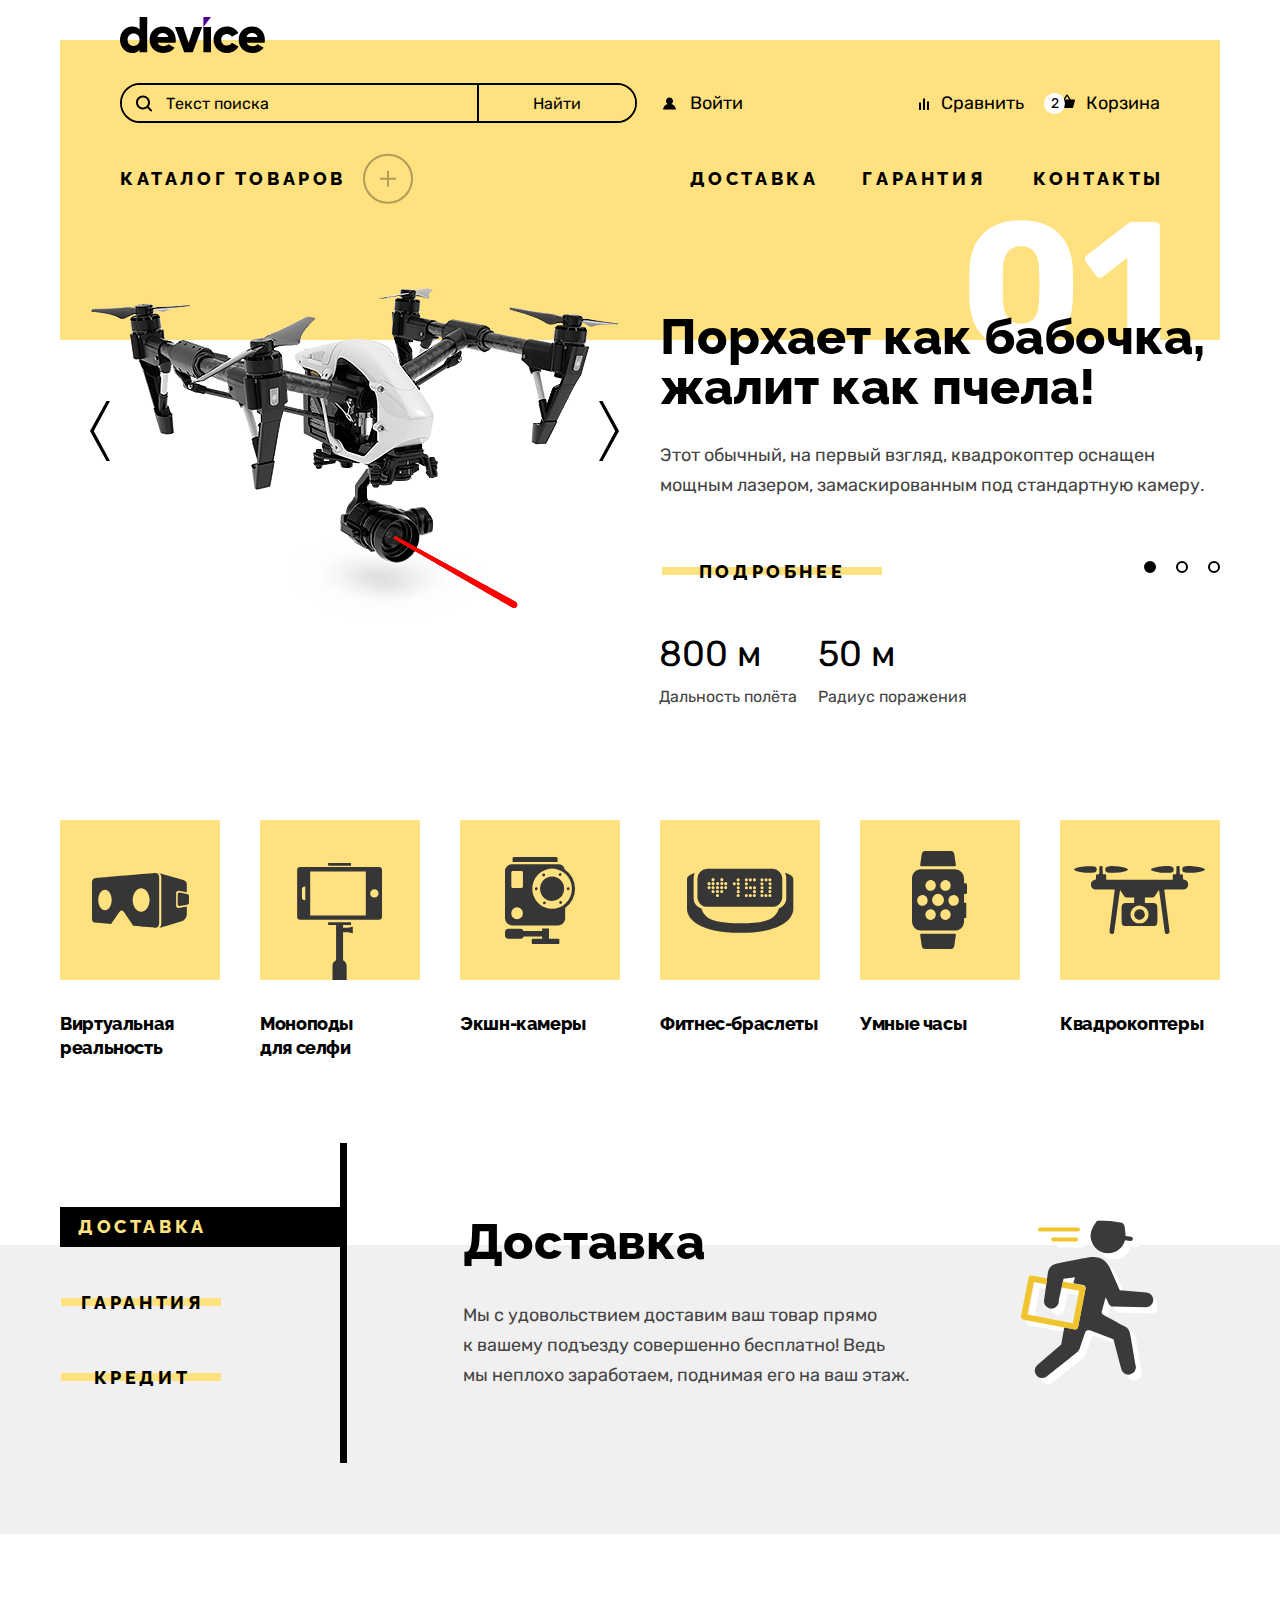
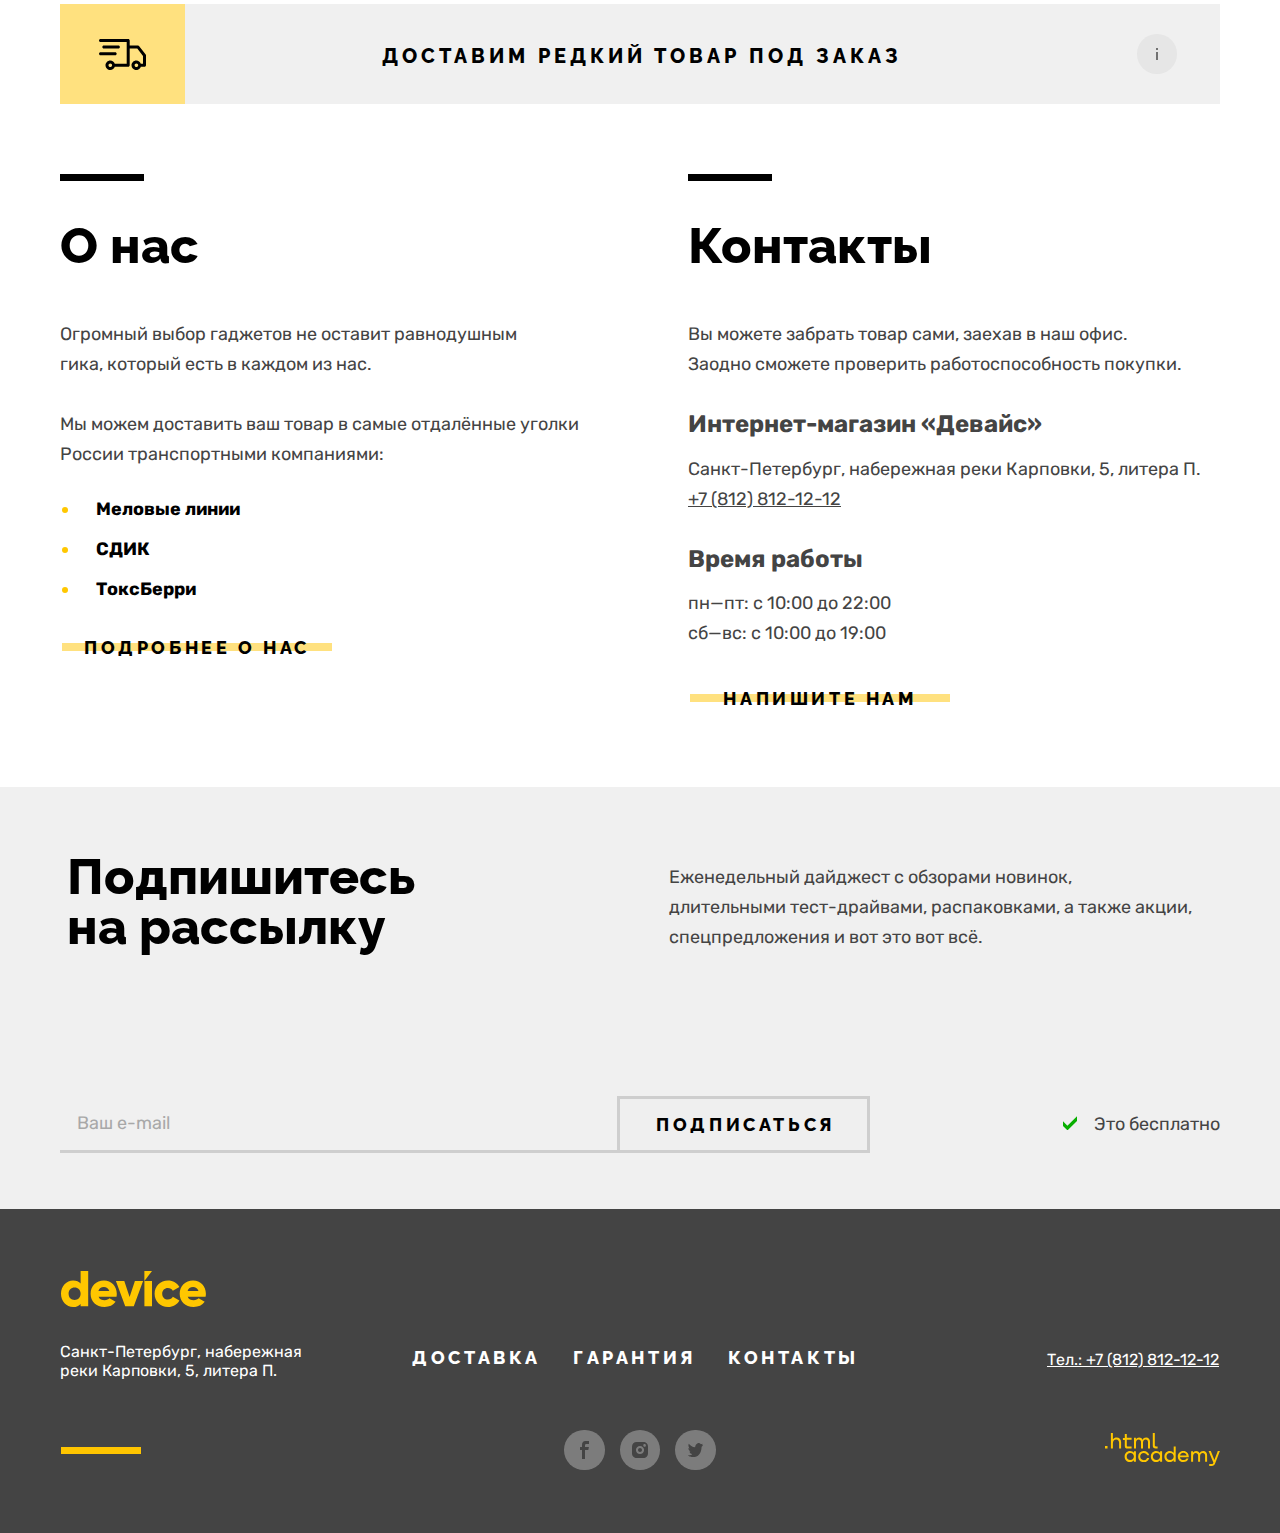
<file: index.html>
<!DOCTYPE html>
<html lang="ru">

<head>
	<meta charset="utf-8">
	<title>HTML Academy: Девайс</title>
	<link rel="stylesheet" href="styles/style.css">
</head>

<body>

	<!-- Начало хедера -->

	<header class="page-header">
		<div class="page-header-container">
			<h2 class="visually-hidden">Навигация</h2>
			<a class="logo" href="/">
				<img src="images/logo.svg" width="145" height="36" alt="Логотип сайта Device">
			</a>
			<div class="upper-menu">
				<form action="https://echo.htmlacademy.ru/courses" method="GET" class="search">
					<div class="search-first-field" tabindex="0">
						<label for="search-site" class="search-icon"></label>
						<input type="search" name="sitesearch" id="search-site" placeholder="Текст поиска" tabindex="1">
					</div>
					<div class="search-second-field-wrapper" tabindex="0"><input class="search-second-field" type="submit" value="Найти" tabindex="1"></div>
				</form>
				<ul class="user-menu">
					<li class="navigation-item">
						<a href="#" class="navigation-link">Войти</a>
					</li>
					<li class="navigation-item">
						<a href="#" class="navigation-link">Сравнить</a>
					</li>
					<li class="navigation-item">
						<a href="#" class="navigation-link">Корзина</a>
						<div class="popover popover-cart">
							<div class="popover-content">
								<ul class="cart-items-list">
									<li class="cart-item">
										<a class="cart-image-link" href="#"><img class="cart-item-image"
												src="content/amateur-selfie-stick.jpg" alt="Любительская селфи палка" width="39"
												height="43"></a>
										<p class="cart-item-name">Любительская <br> селфи-палка</p>
										<button class="cart-item-close" type="button"><span class="visually-hidden">Удалить из
												корзины</span></button>
									</li>
									<li class="cart-item">
										<a class="cart-image-link" href="#"><img class="cart-item-image"
												src="content/professional-selfie-stick.jpg" alt="Любительская селфи палка" width="39"
												height="43"></a>
										<p class="cart-item-name">Профессиональная <br> селфи-палка</p>
										<button class="cart-item-close" type="button"><span class="visually-hidden">Удалить из
												корзины</span></button>
									</li>
								</ul>
								<ul class="cart-total">
									<li class="cart-total-items">Товаров: 2</li>
									<li class="cart-total-price">Сумма: 2000 ₽</li>
								</ul>
								<button class="cart-open-button" type="button">Открыть корзину</button>
							</div>
						</div>
					</li>
				</ul>
			</div>
			<nav class="navigation">
				<ul class="navigation-main">
					<li class="navigation-catalog-group">
						<a href="catalog.html" class="navigation-catalog-link-main">Каталог товаров</a>
						<ul class="navigation-catalog">
							<li class="catalog-nav-item">
								<a href="catalog.html" class="navigation-catalog-link">Виртуальная реальность</a>
							</li>
							<li class="catalog-nav-item">
								<a href="catalog.html" class="navigation-catalog-link">Моноподы для селфи</a>
							</li>
							<li class="catalog-nav-item">
								<a href="catalog.html" class="navigation-catalog-link">Экшн-камеры</a>
							</li>
							<li class="catalog-nav-item">
								<a href="catalog.html" class="navigation-catalog-link">Фитнес-браслеты</a>
							</li>
							<li class="catalog-nav-item">
								<a href="catalog.html" class="navigation-catalog-link">Умные часы</a>
							</li>
							<li class="catalog-nav-item">
								<a href="catalog.html" class="navigation-catalog-link">Квадрокоптеры</a>
							</li>
						</ul>
					</li>
					<li class="navigation-item nav-delivery">
						<a href="delivery.html" class="navigation-link">Доставка</a>
					</li>
					<li class="navigation-item nav-warranty">
						<a href="garanty.html" class="navigation-link">Гарантия</a>
					</li>
					<li class="navigation-item nav-contacts">
						<a href="contact.html" class="navigation-link">Контакты</a>
					</li>
				</ul>
			</nav>
		</div>
	</header>

	<!-- Конец хедера -->

	<main class="main-index">
		<div class="page-container">
			<h1 class="visually-hidden">Интернет-магазин «Девайс»</h1>

			<!-- Начало слайдера -->

			<section class="slider">
				<div class="container">
					<div class="slider-wrapper">
						<div class="slide-1">
							<img class="slider-image slider-image-1" src="content/slider-quadrocopter.png" width="560" height="560"
								alt="Квадрокоптер">
							<div class="slider-controls">
								<button class="slider-button slider-prev" type="button">
									<span class="visually-hidden">Предыдущее фото</span>
								</button>
								<button class="slider-button slider-next" type="button">
									<span class="visually-hidden">Следующее фото</span>
								</button>
							</div>
							<div class="slider-content-wrapper">
								<p class="slider-name"><strong>Порхает как бабочка, жалит как пчела!</strong></p>
								<p class="slider-description">Этот обычный, на первый взгляд, квадрокоптер оснащен мощным лазером,
									замаскированным под стандартную камеру.</p>
								<a class="more-info-button" href="#">Подробнее</a>
								<table class="slider-advantages">
									<tr>
										<td class="slider-advantages-top">800 м</td>
										<td class="slider-advantages-top">50 м</td>
									</tr>
									<tr>
										<td class="slider-advantages-bottom">Дальность полёта</td>
										<td class="slider-advantages-bottom">Радиус поражения</td>
									</tr>
								</table>
							</div>
						</div>

						<div class="slide-2">
							<button class="slider-button slider-prev" type="button">
								<span class="visually-hidden">Предыдущее фото</span>
							</button>
							<img class="slider-image-2" src="content/slider-smarth-watch.png" alt="Фитнес-браслет">
							<button class="slider-button slider-next" type="button">
								<span class="visually-hidden">Следующее фото</span>
							</button>
							<p class="slider-name"><strong>Худеем <br> правильно!</strong></p>
							<p class="slider-description">Мотивирующие фитнес-браслеты помогут найти в себе силы не пропускать занятия
								и
								соблюдать диету.</p>
							<a class="slider-button" href="#">Подробнее</a>
							<table class="slider-advantages">
								<tr>
									<td class="slider-advantages-top">48 часов</td>
								</tr>
								<tr>
									<td class="slider-advantages-bottom">Без подзарядки</td>
								</tr>
							</table>
						</div>

						<div class="slide-3">
							<button class="slider-button slider-prev" type="button">
								<span class="visually-hidden">Предыдущее фото</span>
							</button>
							<img class="slider-image-3" src="content/slider-selfie-stick.png" alt="Селфи-палка">
							<button class="slider-button slider-next" type="button">
								<span class="visually-hidden">Следующее фото</span>
							</button>
							<p class="slider-name"><strong>Делай селфи, <br> как Бен Стиллер!</strong></p>
							<p class="slider-description">Самая длинная палка для селфи доступна в нашем магазине. Восемь (Восемь,
								Карл!)
								метров длиной и весом всего 5 кг.</p>
							<a class="slider-button" href="#">Подробнее</a>
							<table class="slider-advantages">
								<tr>
									<td class="slider-advantages-top">8,5 м</td>
									<td class="slider-advantages-top">5 кг</td>
									<td class="slider-advantages-top">Карбон</td>
								</tr>
								<tr>
									<td class="slider-advantages-bottom">Длина палки</td>
									<td class="slider-advantages-bottom">Вес палки</td>
									<td class="slider-advantages-bottom">Материал</td>
								</tr>
							</table>
						</div>
					</div>
				</div>

				<div class="container">
					<ol class="slider-pagination">
						<li class="slider-pagination-item">
							<button class="slider-pagination-button slider-pagination-button-current" type="button">
								<span class="visually-hidden">1 фото</span>
							</button>
						</li>
						<li class="slider-pagination-item">
							<button class="slider-pagination-button" type="button">
								<span class="visually-hidden">2 фото</span>
							</button>
						</li>
						<li class="slider-pagination-item">
							<button class="slider-pagination-button" type="button">
								<span class="visually-hidden">3 фото</span>
							</button>
						</li>
					</ol>
				</div>
			</section>

			<!-- Конец слайдера -->

			<!-- Начало списка категорий каталога -->

			<section class="products">
				<h2 class="visually-hidden">Категории</h2>
				<div class="container">
					<ul class="products-list">
						<li class="products-item">
							<a class="products-item-link" href="#">
								<div class="product-img-wrapper">
									<img class="products-item-img" src="/images/virtual-reality.svg" alt="Виртуальная реальность"
										width="97" height="55">
								</div>
								<p class="products-item-name">Виртуальная реальность</p>
							</a>
						</li>
						<li class="products-item">
							<a class="products-item-link" href="#">
								<div class="product-img-wrapper">
									<img class="products-item-img monopods-img" src="/images/monopods-for-selfie.svg"
										alt="Моноподы для селфи" width="86" height="117">
								</div>
								<p class="products-item-name">Моноподы<br>для селфи</p>
							</a>
						</li>
						<li class="products-item">
							<a class="products-item-link" href="#">
								<div class="product-img-wrapper">
									<img class="products-item-img" src="/images/action-camera.svg" alt="Экшн-камеры" width="71"
										height="87">
								</div>
								<p class="products-item-name">Экшн-камеры</p>
							</a>
						</li>
						<li class="products-item">
							<a class="products-item-link" href="#">
								<div class="product-img-wrapper">
									<img class="products-item-img" src="/images/fintes-bracelets.svg" alt="Фитнес-браслеты" width="107"
										height="65">
								</div>
								<p class="products-item-name">Фитнес-браслеты</p>
							</a>
						</li>
						<li class="products-item">
							<a class="products-item-link" href="#">
								<div class="product-img-wrapper">
									<img class="products-item-img" src="/images/smart-watch.svg" alt="Умные часы" width="56" height="98">
								</div>
								<p class="products-item-name">Умные часы</p>
							</a>
						</li>
						<li class="products-item">
							<a class="products-item-link" href="#">
								<div class="product-img-wrapper">
									<img class="products-item-img" src="/images/quadrocopters.svg" alt="Квадрокоптеры" width="132"
										height="69">
								</div>
								<p class="products-item-name">Квадрокоптеры</p>
							</a>
						</li>
					</ul>
				</div>
			</section>

			<!-- Конец списка категорий каталога -->

			<!-- Начало табов со списком услуг  -->

			<section class="services">
				<div class="container">
					<h2 class="visually-hidden">Сервисы</h2>
					<div class="services-wrapper">
						<ul class="services-tabs">
							<li class="services-tab-item-current">
								<a class="services-tab-item-link" tabindex="0">Доставка</a>
							</li>
							<li class="services-tab-item">
								<a class="services-tab-item-link" tabindex="0">Гарантия</a>
							</li>
							<li class="services-tab-item">
								<a class="services-tab-item-link" tabindex="0">Кредит</a>
							</li>
						</ul>
						<ul class="services-tabs-content">
							<li class="services-tab-content">
								<h3 class="services-content-title">Доставка</h3>
								<p class="services-content-description">
									Мы с удовольствием доставим ваш товар прямо <br>
									к вашему подъезду совершенно бесплатно! Ведь<br>
									мы неплохо заработаем, поднимая его на ваш этаж.
								</p>
								<span class="services-content-image"></span>
							</li>
							<li class="services-tab-content">
								<h3 class="services-content-title">Гарантия</h3>
								<p class="services-content-description">
									Если из-за возгорания купленного у нас товара у вас<br>
									сгорит дом — не переживайте, мы выдадим вам новый.<br>
									Товар, не дом, конечно же.
								</p>
								<span class="services-content-image"></span>
							</li>
							<li class="services-tab-content">
								<h3 class="services-content-title">Кредит</h3>
								<p class="services-content-description">
									Залезть в долговую яму стало проще! Кредитные<br>
									консультанты подберут для вас наиболее выгодные<br>
									условия кредита. Выгодные для банка, разумеется.
								</p>
								<span class="services-content-image"></span>
							</li>
						</ul>
					</div>
				</div>
			</section>

			<!-- Конец табов со списком услуг -->

			<!-- Начало секции о компании -->

			<div class="container">
				<section class="company">
					<h2 class="visually-hidden">О компании</h2>
					<header class="company-header">
						<div class="company-header-icon-wrapper"></div>
						<div class="company-header-icon">
						</div>
						<strong class="company-header-title">Доставим редкий товар под заказ</strong>
						<div class="company-info-button">
							<svg class="info-button" width="2" height="12" viewBox="0 0 2 12" fill="none"
								xmlns="http://www.w3.org/2000/svg">
								<g>
									<path d="M2 0H0V2H2V0Z" fill="black" />
									<path d="M2 4H0V12H2V4Z" fill="black" />
								</g>
							</svg>
						</div>
					</header>
					<div class="company-wrapper">
						<div class="company-about">
							<div class="company-decoration-line"></div>
							<h3 class="company-about-title">О нас</h3>
							<p class="company-about-description-1">Огромный выбор гаджетов не оставит равнодушным<br>гика, который
								есть
								в каждом из нас.</p>
							<p class="company-about-description-2">Мы можем доставить ваш товар в самые отдалённые уголки России
								транспортными компаниями:</p>
							<ul class="company-about-delivery">
								<li class="company-about-delivery-item">
									<span class="company-about-delivery-item-text">Меловые линии</span>
								</li>
								<li class="company-about-delivery-item"><span class="company-about-delivery-item-text">СДИК</span></li>
								<li class="company-about-delivery-item"><span class="company-about-delivery-item-text">ТоксБерри</span>
								</li>
							</ul>
							<a class="company-about-button" href="#">Подробнее о нас</a>
						</div>
						<div class="company-contacts">
							<div class="company-decoration-line"></div>
							<h3 class="company-contacts-title">Контакты</h3>
							<p class="company-contacts-description">Вы можете забрать товар сами, заехав в наш офис.</p>
							<p class="company-contacts-description">
								Заодно сможете проверить работоспособность покупки.</p>
							<h3 class="company-contacts-companyname">Интернет-магазин «Девайс»</h3>
							<address class="company-adress">
								<p class="contacts-adress-text">Санкт-Петербург, набережная реки Карповки, 5, литера П.</p>
								<a class="contacts-phone" href="tel:+78128121212">+7 (812) 812-12-12</a>
							</address>
							<p class="contacts-worktime"><strong>Время работы</strong></p>
							<ul class="contacts-schedule">
								<li>пн—пт: с 10:00 до 22:00</li>
								<li>сб—вс: с 10:00 до 19:00</li>
							</ul>
							<a class="company-contacts-button" href="#">Напишите нам</a>
						</div>
					</div>
				</section>
			</div>

			<!-- Конец секции о компании -->

			<!-- Начало секции с рассылкой -->

			<section class="mailing">
				<div class="mailing-wrapper">
					<h2 class="visually-hidden">Рассылка</h2>
					<h3 class="mailing-title">Подпишитесь
						<br>
						на рассылку
					</h3>
					<p class="mailing-text">Еженедельный дайджест с обзорами новинок,
						<br>
						длительными тест-драйвами, распаковками, а также акции,
						<br>
						спецпредложения и вот это вот всё.
					</p>
					<div class="mailing-lower-section">
						<form action="https://echo.htmlacademy.ru/courses" method="GET" class="mailing-subscription">
							<input class="mailing-email-feild" type="email" placeholder="Ваш e-mail">
							<input class="mailing-subscription-button" type="submit" value="Подписаться">
						</form>
						<span class="mailing-free">Это бесплатно</span>
					</div>
				</div>
			</section>
		</div>

		<!-- Конец секции с рассылкой -->

	</main>

	<!-- Начало футера -->

	<footer class="page-footer">
		<h2 class="visually-hidden">Подвал сайта</h2>
		<div class="container">
			<div class="footer-logo-wrapper">
				<svg class="footer-logo" aria-hidden="true" focusable="false" width="145" height="36"
					xmlns="http://www.w3.org/2000/svg">
					<path fill-rule="evenodd" clip-rule="evenodd"
						d="M27.2 0v35.3h-7.6v-2.4c-1.7 1.9-4.1 3.1-7.5 3.1C5.5 36 0 30.2 0 22.7 0 15.2 5.5 9.4 12.1 9.4c3.4 0 5.9 1.2 7.5 3.1V0h7.6Zm-7.6 22.7c0-3.8-2.5-6.2-6-6.2s-6 2.4-6 6.2c0 3.8 2.5 6.2 6 6.2 3.5-.1 6-2.4 6-6.2ZM43.7 29.2c2.1 0 3.8-.8 4.8-1.9l6.1 3.5c-2.5 3.4-6.2 5.2-11 5.2-8.6 0-14-5.8-14-13.3C29.6 15.2 35 9.4 43 9.4c7.4 0 12.8 5.7 12.8 13.3 0 1.1-.1 2.1-.3 3H37.6c1 2.6 3.3 3.5 6.1 3.5Zm4.6-9.1c-.8-2.9-3.1-4-5.4-4-2.9 0-4.8 1.4-5.5 4h10.9ZM82.1 10.1l-9.3 25.2h-8.6l-9.3-25.2h8.4l5.3 16 5.3-16h8.2ZM83.4 10.1H91v25.2h-7.6V10.1ZM93.6 22.7c0-7.5 5.7-13.3 13.4-13.3 4.9 0 9.2 2.6 11.4 6.5l-6.6 3.8c-.9-1.8-2.7-2.8-4.9-2.8-3.3 0-5.7 2.4-5.7 5.8 0 3.5 2.4 5.8 5.7 5.8 2.2 0 4.1-1.1 4.9-2.8l6.6 3.8C116.3 33.4 112 36 107 36c-7.7 0-13.4-5.8-13.4-13.3ZM132.8 29.2c2.1 0 3.8-.8 4.8-1.9l6.1 3.5c-2.5 3.4-6.2 5.2-11 5.2-8.6 0-14-5.8-14-13.3 0-7.5 5.5-13.3 13.4-13.3 7.4 0 12.8 5.7 12.8 13.3 0 1.1-.1 2.1-.3 3h-17.9c1 2.6 3.3 3.5 6.1 3.5Zm4.7-9.1c-.8-2.9-3.1-4-5.4-4-2.9 0-4.8 1.4-5.5 4h10.9Z" />
					<path fill-rule="evenodd" clip-rule="evenodd" d="M83.4 0v10.1L91 0h-7.6Z" />
				</svg>
			</div>
			<div class="page-footer-wrapper">
				<section class="footer-left-section">
					<address class="footer-adress">
						<p class="footer-address-text">Санкт-Петербург, набережная
							<br>
							реки Карповки, 5, литера П.
						</p>
					</address>
				</section>
				<section class="footer-contacts">
					<ul class="footer-contacts-list">
						<li class="footer-contacts-item">
							<a class="footer-contacts-link" href="#">Доставка</a>
						</li>
						<li class="footer-contacts-item">
							<a class="footer-contacts-link" href="#">Гарантия</a>
						</li>
						<li class="footer-contacts-item">
							<a class="footer-contacts-link" href="#">Контакты</a>
						</li>
					</ul>
				</section>
				<a class="footer-contacts-phone" href="tel:+78005558628">Тел.: +7 (812) 812-12-12</a>
			</div>
			<div class="footer-social-lower-section">
				<div class="footer-decorative-wrapper">
					<div class="footer-decorative">
					</div>
				</div>
				<section class="footer-social">
					<h2 class="visually-hidden">Ссылки на социальные сети</h2>
					<ul>
						<li class="footer-social-item">
							<a class="footer-button" href="https://www.facebook.com/htmlacademy">
								<div class="footer-icon-wrapper">
									<svg class="facebook-icon" aria-hidden="true" focusable="false" width="9" height="18"
										viewBox="0 0 9 18" xmlns="http://www.w3.org/2000/svg">
										<path fill-rule="evenodd" clip-rule="evenodd"
											d="M6.5 3H9V0H5.6C2.8 0 2 1.7 2 4.2V6H0V9H2V18H5V9H8.3L8.9 6H5V4.5C5 3.7 5.3 3 6.5 3Z" />
									</svg>
								</div>
							</a>
						</li>
						<li class="footer-social-item">
							<a class="footer-button" href="https://www.instagram.com/htmlacademy">
								<div class="footer-icon-wrapper">
									<svg class="instagram-icon" width="16" height="16" aria-hidden="true" focusable="false"
										viewBox="0 0 16 16" xmlns="http://www.w3.org/2000/svg">
										<path fill-rule="evenodd" clip-rule="evenodd"
											d="M8 10C9.10457 10 10 9.10457 10 8C10 6.89543 9.10457 6 8 6C6.89543 6 6 6.89543 6 8C6 9.10457 6.89543 10 8 10Z" />
										<path fill-rule="evenodd" clip-rule="evenodd"
											d="M14.7 1.3C13.8 0.4 12.7 0 11.3 0H4.7C1.9 0 0 1.9 0 4.7V11.3C0 12.7 0.4 13.9 1.4 14.7C2.3 15.6 3.4 16 4.7 16H11.3C12.7 16 13.9 15.6 14.7 14.7C15.5 13.8 16 12.7 16 11.3V4.7C16 3.3 15.6 2.1 14.7 1.3ZM8 12.1C5.8 12.1 3.9 10.3 3.9 8C3.9 5.7 5.8 3.9 8 3.9C10.2 3.9 12.1 5.7 12.1 8C12.1 10.3 10.2 12.1 8 12.1ZM12.6 4.7C11.9 4.7 11.3 4.2 11.3 3.4C11.3 2.6 11.8 2.1 12.6 2.1C13.3 2.1 13.9 2.7 13.9 3.4C13.9 4.1 13.3 4.7 12.6 4.7Z" />
									</svg>
								</div>
							</a>
						</li>
						<li class="footer-social-item">
							<a class="footer-button" href="https://twitter.com/htmlacademy_ru">
								<div class="footer-icon-wrapper">
									<svg class="twitter-icon" aria-hidden="true" focusable="false" width="15" height="15"
										viewBox="0 0 15 15" xmlns="http://www.w3.org/2000/svg">
										<path fill-rule="evenodd" clip-rule="evenodd"
											d="M9.7 0.155143C11.2 -0.344857 12.3 0.455143 12.9 1.25514C13.4 1.05514 14 0.855143 14.6 0.655143C14.6 1.45514 14.1 2.05514 13.8 2.25514C14.5 2.45514 15 1.85514 15 1.85514C14.9 2.75514 14.1 3.55514 13.6 3.75514C13.4 10.0551 10.8 14.1551 4.7 14.0551C4.2 14.0551 4.8 14.0551 4.3 14.0551C4 14.0551 0.6 13.6551 0 12.2551C2 12.4551 3.4 11.8551 4.1 11.1551C3.3 10.8551 1.7 10.7551 1.5 8.35514C1.8 8.55514 2 8.65514 2.6 8.55514C1.5 7.75514 0.3 7.05514 0.4 5.05514C0.7 5.35514 1.3 5.55514 1.6 5.45514C1 5.25514 -0.2 2.35514 0.8 0.855143C2.4 2.55514 4.1 4.25514 7.1 4.35514C7.3 2.25514 8.1 0.855143 9.7 0.155143Z" />
									</svg>
								</div>
							</a>
						</li>
					</ul>
				</section>
				<section class="footer-right-section">
					<a class="htmlacademy-link" href="https://htmlacademy.ru/">
						<svg class="htmlacademy-footer-logo" aria-hidden="true" focusable="false" width="115" height="33"
							xmlns="http://www.w3.org/2000/svg">
							<path
								d="M0 12.9v2.6h2.5v-2.6H0ZM11.6 4.5c-1.6 0-2.8.7-3.6 1.7h-.1V0h-2v15.5h2v-5.3c0-2.1 1.3-3.6 3.3-3.6 1.8 0 2.9 1.4 2.9 3.2v5.7h2V9.4c.1-3-1.8-4.9-4.5-4.9ZM26.6 4.8h-4.8V1.1h-2v3.8h-1.9v2h1.9v6c0 1.7 1 2.7 2.7 2.7h4.1v-2h-3.7c-.7 0-1.1-.4-1.1-1.1V6.8h4.8v-2ZM41.1 4.6c-1.6 0-2.9.8-3.5 2.1h-.1c-.6-1.2-1.8-2.1-3.4-2.1-1.4 0-2.5.8-3.1 1.8h-.1V4.8H29v10.6h2V10c0-2 1-3.5 2.6-3.5 1.5 0 2.4 1 2.4 2.6v6.3h2V9.8c0-2.4 1.4-3.3 2.6-3.3 1.5 0 2.4 1 2.4 2.6v6.3h2V8.9c.1-2.5-1.4-4.3-3.9-4.3ZM47.8 12.7c0 1.7 1 2.7 2.8 2.7h2v-2h-1.7c-.7 0-1.1-.4-1.1-1.1V0h-2v12.7ZM28.9 19.7c-.9-1.1-2.2-1.8-3.9-1.8-3.1 0-5.4 2.3-5.4 5.6s2.3 5.6 5.4 5.6c1.8 0 3-.8 3.8-1.9h.1v1.6h2V18.2h-2v1.5Zm-3.6 7.4c-2.2 0-3.6-1.6-3.6-3.6s1.4-3.6 3.6-3.6 3.6 1.6 3.6 3.6c0 1.9-1.4 3.6-3.6 3.6ZM44.2 22c-.5-2.4-2.6-4.1-5.4-4.1a5.4 5.4 0 0 0-5.6 5.6c0 3.1 2.2 5.6 5.6 5.6 2.8 0 4.9-1.8 5.4-4.2h-2.1a3.4 3.4 0 0 1-3.3 2.3c-2.2 0-3.6-1.6-3.6-3.6s1.4-3.6 3.6-3.6c1.6 0 2.8 1 3.3 2.2h2.1V22ZM55.1 19.7c-.9-1.1-2.2-1.8-3.9-1.8-3.1 0-5.4 2.3-5.4 5.6s2.3 5.6 5.4 5.6c1.8 0 3-.8 3.8-1.9h.1v1.6h2V18.2h-2v1.5Zm-3.6 7.4c-2.2 0-3.6-1.6-3.6-3.6s1.4-3.6 3.6-3.6 3.6 1.6 3.6 3.6c0 1.9-1.5 3.6-3.6 3.6ZM68.7 19.8c-.9-1.1-2.2-1.9-3.9-1.9-3.1 0-5.4 2.3-5.4 5.6s2.2 5.6 5.4 5.6c1.7 0 3-.8 3.8-1.8h.1v1.5h2V13.4h-2v6.4Zm-3.6 7.3c-2.2 0-3.6-1.6-3.6-3.6s1.4-3.6 3.6-3.6 3.6 1.6 3.6 3.6c-.1 2-1.5 3.6-3.6 3.6ZM78.3 17.9c-3.3 0-5.5 2.5-5.5 5.6 0 3 2.1 5.6 5.5 5.6 2.5 0 4.5-1.3 5.2-3.6h-2.1c-.5 1-1.6 1.6-3 1.6-1.9 0-3.3-1.3-3.4-2.9h8.8c.2-3.6-2-6.3-5.5-6.3Zm0 1.9c1.7 0 3 1 3.3 2.6h-6.5c.3-1.5 1.5-2.6 3.2-2.6ZM98.2 17.9c-1.6 0-2.9.8-3.6 2h-.1c-.6-1.2-1.8-2-3.4-2-1.4 0-2.5.7-3.1 1.8v-1.5h-1.9v10.6h2v-5.4c0-2 1-3.4 2.6-3.5 1.5 0 2.4 1 2.4 2.6v6.3h2v-5.6c0-2.4 1.4-3.3 2.6-3.3 1.5 0 2.4 1 2.4 2.6v6.3h2v-6.5c.1-2.6-1.4-4.4-3.9-4.4ZM109.4 27l-3.6-8.9h-2.2l4.8 11.6c-.3.9-.7 1.2-1.7 1.2h-2.5v2h2.5c1.8 0 2.8-.8 3.5-2.6l4.7-12.2h-2.1l-3.4 8.9Z" />
						</svg>
					</a>
				</section>
			</div>
		</div>
	</footer>

	<!-- Конец футера -->

	<div class="modal-container modal-container-close">
		<div class="modal modal-auth">
			<section class="modal-content">
				<div class="modal-title-wrapper">
					<h2 class="modal-title">Доставка под заказ</h2>
					<button class="modal-close-button" type="button">
						<span class="visually-hidden">Закрыть</span>
					</button>
				</div>
				<form class="auth-form" action="https://echo.htmlacademy.ru/" method="post">
					<div class="form-first-row">
						<label for="auth-name">Ваше имя:
							<span class="field-group">
								<input class="auth-name-field field" type="text" id="auth-name" name="auth-name"
									placeholder="Введите имя">
							</span>
						</label>
						<label class="auth-email" for="auth-email">Ваш e-mail:
							<span class="field-group">
								<input class="auth-email-field field" type="email" id="auth-email" name="auth-email"
									placeholder="почта">
							</span>
							<span class="email-field-error">Забавный у вас адрес</span>
						</label>
					</div>

					<div class="form-second-row">
						<label for="auth-delivery">Что нужно привезти:
							<span class="field-group">
								<input class="auth-delivery-field field" type="text" id="auth-delivery" name="auth-delivery"
									placeholder="В свободной форме">
							</span>
						</label>
						<span class="auth-quantity-wrapper">
							<label class="auth-quantity-wrapper" for="auth-quantity">Количество:
								<span class="tooltip">
									<button class="tooltip-toggle" aria-labelledby="tooltip-label" type="button" id="auth-quantity">
										<svg class="tooltip-icon" width="26" height="26" viewBox="0 0 26 26" fill="none"
											xmlns="http://www.w3.org/2000/svg">
											<circle cx="13" cy="13" r="13" fill="#FFE17F" />
											<path d="M14 7H12V9H14V7Z" fill="black" />
											<path d="M14 11H12V19H14V11Z" fill="black" />
										</svg>
									</button>
									<span class="tooltip-text" role="tooltip" id="tooltip-label">Постараемся найти, сколько нужно.
										Привезём сколько получится по требованиям к провозу багажа.</span>
								</span>
							</label>
							<span class="field-group quantity-buttons-wrapper">
								<button class="quantity-minus-button" type="button">
									<svg class="minus-icon" width="16" height="2" viewBox="0 0 16 2" xmlns="http://www.w3.org/2000/svg">
										<path d="M16 0H0V2H16V0Z" />
									</svg>
								</button>
								<input class="quantity-number" type="number" id="auth-number" name="auth-number" placeholder="1">
								<button class="quantity-plus-button" type="button">
									<svg class="plus-icon" width="16" height="16" viewBox="0 0 16 16" xmlns="http://www.w3.org/2000/svg">
										<path d="M16 7H9V0H7V7H0V9H7V16H9V9H16V7Z" />
									</svg>
								</button>
							</span>
						</span>
					</div>
					<button class="auth-button">Отправить</button>
				</form>
			</section>
		</div>
	</div>

</body>

</html>
</file>
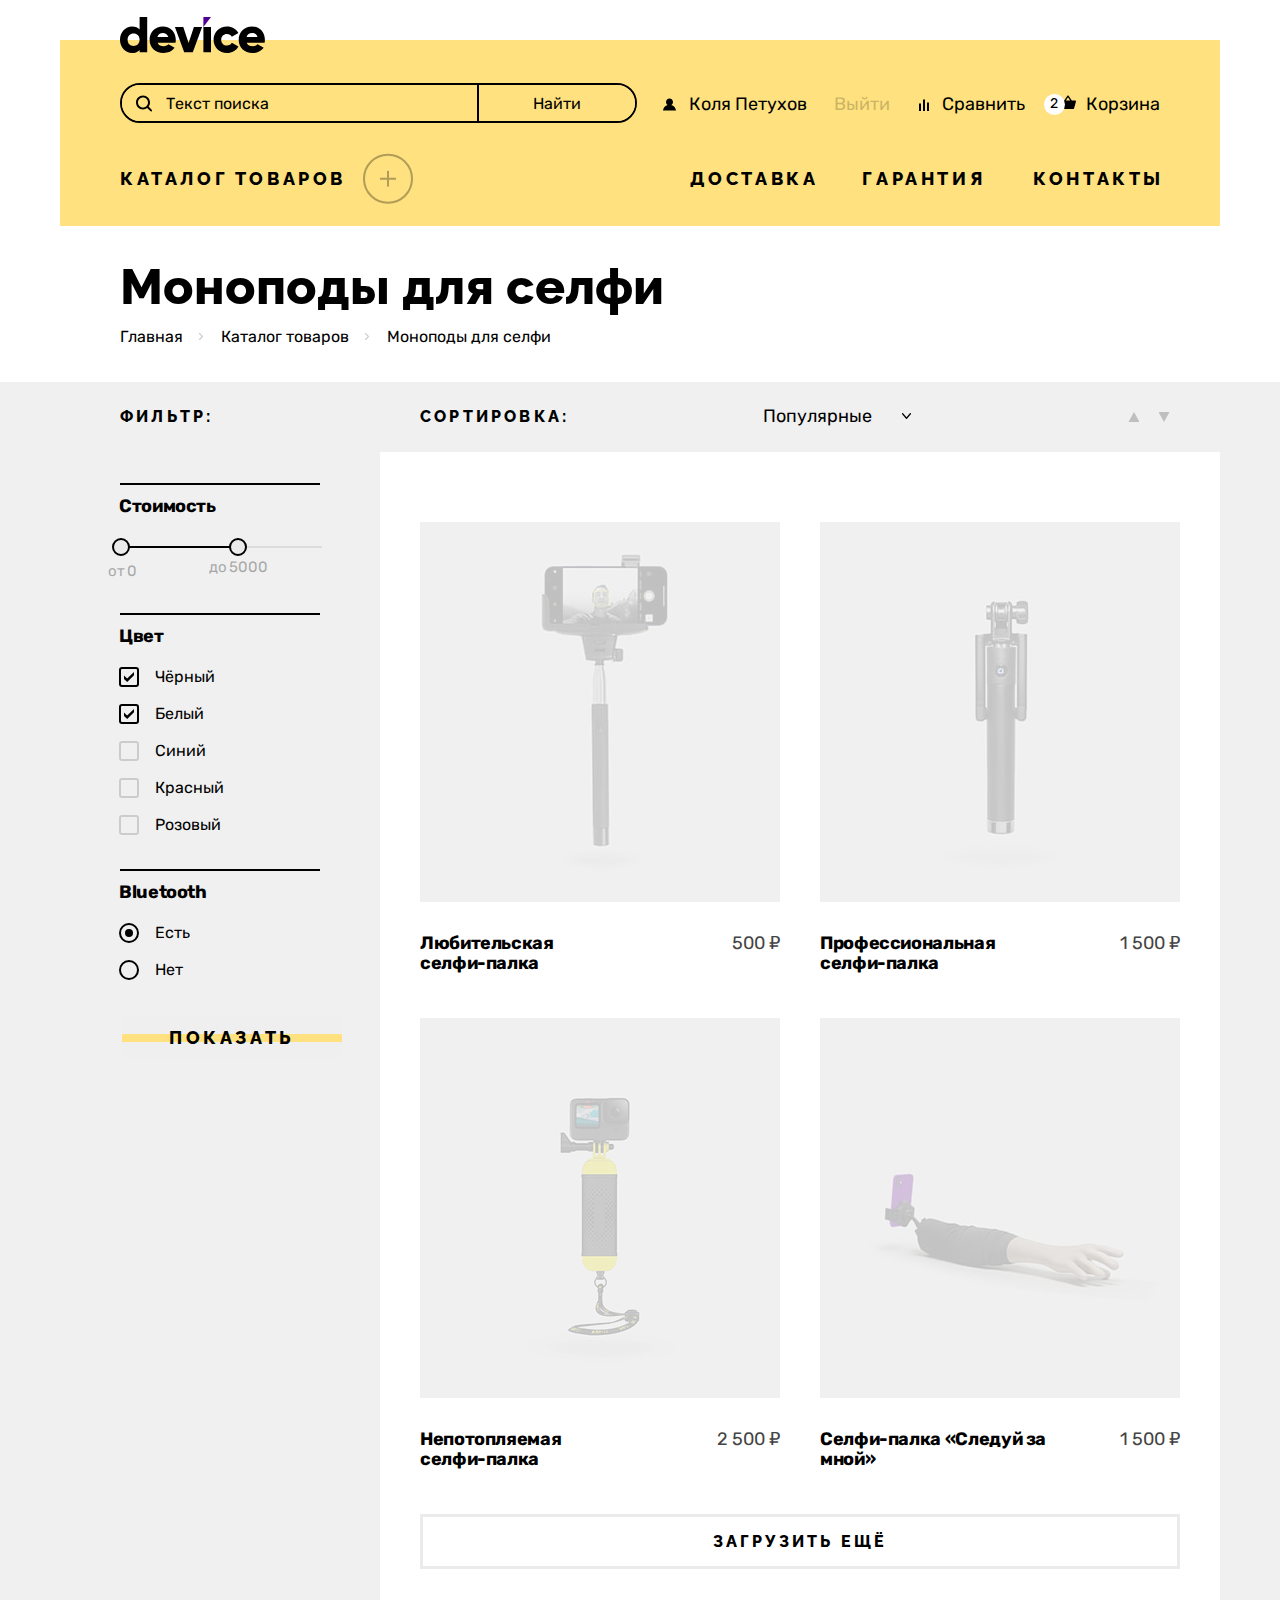
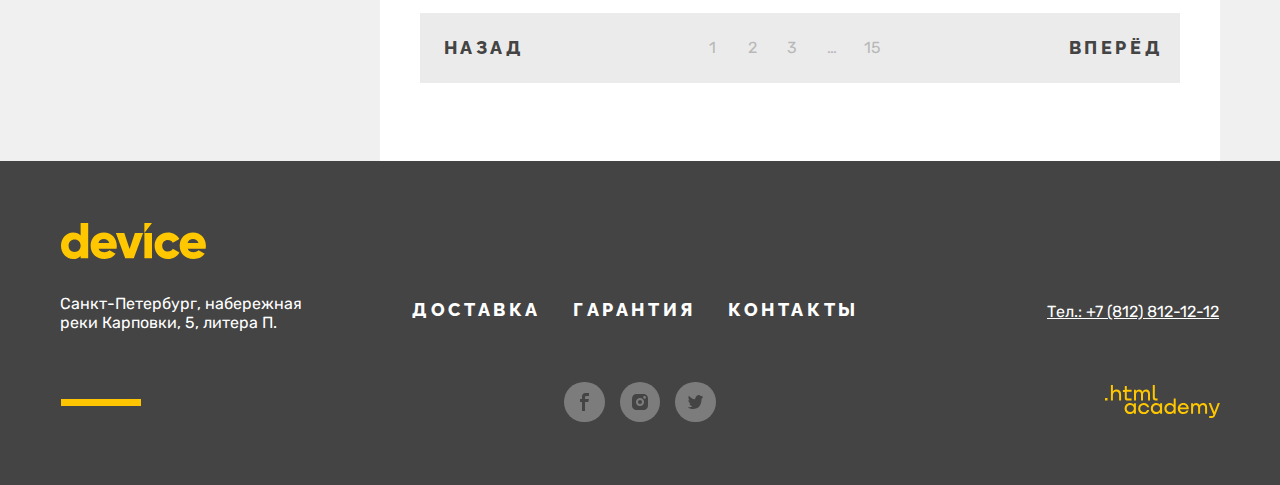
<file: catalog.html>
<!DOCTYPE html>
<html lang="ru">

<head>
	<meta charset="utf-8">
	<title>HTML Academy: Девайс</title>
	<link rel="stylesheet" href="styles/style.css">
</head>

<body>

	<!-- Начало хедера -->

	<header class="page-header page-header-catalog">
		<div class="page-header-container">
			<h2 class="visually-hidden">Навигация</h2>
			<a class="logo" href="/">
				<img src="images/logo.svg" width="145" height="36" alt="Логотип сайта Device">
			</a>
			<div class="upper-menu">
				<form action="https://echo.htmlacademy.ru/courses" method="GET" class="search">
					<div class="search-first-field" tabindex="0">
						<label for="search-site" class="search-icon"></label>
						<input type="search" name="sitesearch" id="search-site" placeholder="Текст поиска" tabindex="1">
					</div>
					<div class="search-second-field-wrapper" tabindex="0"><input class="search-second-field" type="submit" value="Найти" tabindex="1"></div>
				</form>
				<ul class="user-menu catalog-user-menu">
					<li class="navigation-item">
						<a href="#" class="navigation-link">Коля Петухов</a>
					</li>
					<li class="navigation-item">
						<a href="#" class="navigation-link">Выйти</a>
					</li>
					<li class="navigation-item">
						<a href="#" class="navigation-link">Сравнить</a>
					</li>
					<li class="navigation-item">
						<a href="#" class="navigation-link">Корзина</a>
						<div class="popover popover-cart">
							<div class="popover-content">
								<ul class="cart-items-list">
									<li class="cart-item">
										<a class="cart-image-link" href="#"><img class="cart-item-image"
												src="content/amateur-selfie-stick.jpg" alt="Любительская селфи палка" width="39"
												height="43"></a>
										<p class="cart-item-name">Любительская <br> селфи-палка</p>
										<button class="cart-item-close" type="button"><span class="visually-hidden">Удалить из
												корзины</span></button>
									</li>
									<li class="cart-item">
										<a class="cart-image-link" href="#"><img class="cart-item-image"
												src="content/professional-selfie-stick.jpg" alt="Любительская селфи палка" width="39"
												height="43"></a>
										<p class="cart-item-name">Профессиональная <br> селфи-палка</p>
										<button class="cart-item-close" type="button"><span class="visually-hidden">Удалить из
												корзины</span></button>
									</li>
								</ul>
								<ul class="cart-total">
									<li class="cart-total-items">Товаров: 2</li>
									<li class="cart-total-price">Сумма: 2000 ₽</li>
								</ul>
								<button class="cart-open-button" type="button">Открыть корзину</button>
							</div>
						</div>
					</li>
				</ul>
			</div>
			<nav class="navigation">
				<ul class="navigation-main">
					<li class="navigation-catalog-group">
						<a href="catalog.html" class="navigation-catalog-link-main">Каталог товаров</a>
						<ul class="navigation-catalog">
							<li class="catalog-nav-item">
								<a href="catalog.html" class="navigation-catalog-link">Виртуальная реальность</a>
							</li>
							<li class="catalog-nav-item">
								<a href="catalog.html" class="navigation-catalog-link">Моноподы для селфи</a>
							</li>
							<li class="catalog-nav-item">
								<a href="catalog.html" class="navigation-catalog-link">Экшн-камеры</a>
							</li>
							<li class="catalog-nav-item">
								<a href="catalog.html" class="navigation-catalog-link">Фитнес-браслеты</a>
							</li>
							<li class="catalog-nav-item">
								<a href="catalog.html" class="navigation-catalog-link">Умные часы</a>
							</li>
							<li class="catalog-nav-item">
								<a href="catalog.html" class="navigation-catalog-link">Квадрокоптеры</a>
							</li>
						</ul>
					</li>
					<li class="navigation-item nav-delivery">
						<a href="delivery.html" class="navigation-link">Доставка</a>
					</li>
					<li class="navigation-item nav-warranty">
						<a href="garanty.html" class="navigation-link">Гарантия</a>
					</li>
					<li class="navigation-item nav-contacts">
						<a href="contact.html" class="navigation-link">Контакты</a>
					</li>
				</ul>
			</nav>
		</div>
	</header>

	<!-- Конец хедера -->

	<main class="main-inner">
		<div class="breadcrumbs-wrapper">
			<div class="inner-header-container">
				<header>
					<h1 class="inner-header-title">Моноподы для селфи</h1>

					<!-- Начало хлебных крошек -->

					<ul class="breadcrumbs">
						<li class="breadcrumbs-item">
							<a class="breadcrumbs-link" href="index.html">Главная</a>
						</li>
						<li class="breadcrumbs-item">
							<a class="breadcrumbs-link" href="/">Каталог товаров</a>
						</li>
						<li class="breadcrumbs-item">
							<a class="breadcrumbs-link">Моноподы для селфи</a>
						</li>
					</ul>

					<!-- Конец хлебных крошек -->

				</header>
			</div>
		</div>

		<div class="catalog-header">
			<div class="filter-title-wrapper">
				<h2 class="filter-title">Фильтр:</h2>
			</div>
			<div class="sorting-wrapper">
				<span class="sorting-title">Сортировка:</span>
				<span class="sorting-control" tabindex="0">Популярные</span>
				<ul class="sorting-buttons">
					<li class="sorting-button-up"><a class="sorting-button-link" tabindex="0"><span class="visually-hidden">По
								возрастанию</span></a></li>
					<li class="sorting-button-down"><a class="sorting-button-link" tabindex="0"><span class="visually-hidden">По
								убыванию</span></a></li>
				</ul>
			</div>
		</div>

		<div class="container">
			<section class="catalog-products">

				<!-- Начало фильтра слева -->

				<form class="catalog-filter" action="https://echo.htmlacademy.ru/" method="get">
					<fieldset class="catalog-filter-group">
						<legend class="catalog-filter-title">Стоимость</legend>

						<div class="range">
							<div class="range-scale">
								<div class="range-bar" style="left: 0px; width: 115px">
									<button class="range-toggle toggle-min" type="button">
										<span class="visually-hidden">Изменить минимальную цену.</span>
									</button>
									<button class="range-toggle toggle-max" type="button">
										<span class="visually-hidden">Изменить максимальную цену.</span>
									</button>
								</div>
							</div>
							<div class="range-wrapper-inputs">
								<label class="catalog-filter-label">
									от <input class="catalog-filter-input" type="number" name="min-price" value="0">
								</label>
								<label class="catalog-filter-label">
									до <input class="catalog-filter-input" type="number" name="max-price" value="5000">
								</label>
							</div>
						</div>
					</fieldset>
					<fieldset class="catalog-filter-group">
						<legend class="catalog-filter-title">Цвет</legend>
						<ul class="catalog-filter-list">
							<li class="catalog-filter-item">
								<label class="control">
									<input class="visually-hidden control-input" type="checkbox" name="black" checked>
									<span class="control-mark"></span>
									<span class="control-label">Чёрный</span>
								</label>
							</li>
							<li class="catalog-filter-item">
								<label class="control">
									<input class="visually-hidden control-input" type="checkbox" name="white" checked>
									<span class="control-mark"></span>
									<span class="control-label">Белый</span>
								</label>
							</li>
							<li class="catalog-filter-item">
								<label class="control">
									<input class="visually-hidden control-input" type="checkbox" name="blue">
									<span class="control-mark"></span>
									<span class="control-label">Синий</span>
								</label>
							</li>
							<li class="catalog-filter-item">
								<label class="control">
									<input class="visually-hidden control-input" type="checkbox" name="red">
									<span class="control-mark"></span>
									<span class="control-label">Красный</span>
								</label>
							</li>
							<li class="catalog-filter-item">
								<label class="control">
									<input class="visually-hidden control-input" type="checkbox" name="pink">
									<span class="control-mark"></span>
									<span class="control-label">Розовый</span>
								</label>
							</li>
						</ul>
					</fieldset>
					<fieldset class="catalog-filter-group">
						<legend class="catalog-filter-title">Bluetooth</legend>
						<ul class="catalog-filter-list">
							<li class="catalog-filter-item">
								<label class="control">
									<input class="visually-hidden control-input" type="radio" name="product-group" value="yes" checked>
									<span class="control-mark"></span>
									<span class="control-label">Есть</span>
								</label>
							</li>
							<li class="catalog-filter-item">
								<label class="control">
									<input class="visually-hidden control-input" type="radio" name="product-group" value="no">
									<span class="control-mark"></span>
									<span class="control-label">Нет</span>
								</label>
							</li>
						</ul>
					</fieldset>
					<button class="catalog-filter-button" type="submit">Показать</button>
				</form>

				<!-- Начало каталога товаров -->

				<div class="catalog-right-column">

					<div class="products-wrapper">
						<ul class="product-list">
							<li class="product-card">
								<a href="#" class="product-card-wrapper">
									<div class="product-image-wrapper">
										<img class="product-card-image" src="content/amateur-selfie-stick.jpg" width="360" height="380"
											alt="Любительская селфи-палка">
									</div>
									<span class="card-more-info-button">Подробнее</span>
									<div class="product-card-content">
										<div class="product-card-title-wrapper">
											<h3 class="product-card-title">Любительская<br> селфи-палка</h3>
										</div>
										<span class="product-card-price">500 ₽</span>
									</div>
								</a>
							</li>
							<li class="product-card">
								<a href="#" class="product-card-wrapper">
									<div class="product-image-wrapper">
										<img class="product-card-image" src="content/professional-selfie-stick.jpg" width="360" height="380"
											alt="Профессиональная селфи-палка">
									</div>
									<span class="card-more-info-button">Подробнее</span>
									<div class="product-card-content">
										<div class="product-card-title-wrapper">
											<h3 class="product-card-title">Профессиональная<br> селфи-палка</h3>
										</div>
										<span class="product-card-price">1 500 ₽</span>
									</div>
								</a>
							</li>
							<li class="product-card">
								<a href="#" class="product-card-wrapper">
									<div class="product-image-wrapper">
										<img class="product-card-image" src="content/unsinkable-selfie-stick.jpg" width="360" height="380"
											alt="Непотопляемая селфи-палка">
									</div>
									<span class="card-more-info-button">Подробнее</span>
									<div class="product-card-content">
										<div class="product-card-title-wrapper">
											<h3 class="product-card-title">Непотопляемая<br> селфи-палка</h3>
										</div>
										<span class="product-card-price">2 500 ₽</span>
									</div>
								</a>
							</li>
							<li class="product-card">
								<a href="#" class="product-card-wrapper">
									<div class="product-image-wrapper">
										<img class="product-card-image" src="content/follow-me-selfie-stick.jpg" width="360" height="380"
											alt="Селфи-палка «Следуй за мной»">
									</div>
									<span class="card-more-info-button">Подробнее</span>
									<div class="product-card-content">
										<div class="product-card-title-wrapper">
											<h3 class="product-card-title">Селфи-палка «Следуй за<br> мной»</h3>
										</div>
										<span class="product-card-price">1 500 ₽</span>
									</div>
								</a>
							</li>
						</ul>
						<button class="button pagination-show-more" type="button">Загрузить ещё</button>

						<!-- Конец каталога товаров -->

						<!-- Начало пагинации -->

						<div class="pagination-container">
							<ul class="pagination">
								<li class="pagination-item">
									<a class="pagination-link pagination-prev pagination-disabled" href="#">
										<span class="pagination-word">Назад</span>
									</a>
								</li>
								<li class="pagination-items-wrapper">
									<ul class="pagination-items-wrapper">
										<li class="pagination-number">
											<a class="pagination-link" tabindex="0">1</a>
										</li>
										<li class="pagination-number">
											<a class="pagination-link" tabindex="0">2</a>
										</li>
										<li class="pagination-number">
											<a class="pagination-link" tabindex="0">3</a>
										</li>
										<li class="pagination-number-ellipsis">
											<a class="pagination-link" tabindex="0">…</a>
										</li>
										<li class="pagination-number">
											<a class="pagination-link" tabindex="0">15</a>
										</li>
									</ul>
								</li>
								<li class="pagination-item">
									<a class="pagination-link pagination-next" href="#">
										<span class="pagination-word">Вперёд</span>
									</a>
								</li>
							</ul>
						</div>
					</div>

					<!-- Конец пагинации -->
				</div>
			</section>
		</div>
	</main>

	<!-- Начало футера -->

	<footer class="page-footer">
		<h2 class="visually-hidden">Подвал сайта</h2>
		<div class="container">
			<div class="footer-logo-wrapper">
				<svg class="footer-logo" aria-hidden="true" focusable="false" width="145" height="36"
					xmlns="http://www.w3.org/2000/svg">
					<path fill-rule="evenodd" clip-rule="evenodd"
						d="M27.2 0v35.3h-7.6v-2.4c-1.7 1.9-4.1 3.1-7.5 3.1C5.5 36 0 30.2 0 22.7 0 15.2 5.5 9.4 12.1 9.4c3.4 0 5.9 1.2 7.5 3.1V0h7.6Zm-7.6 22.7c0-3.8-2.5-6.2-6-6.2s-6 2.4-6 6.2c0 3.8 2.5 6.2 6 6.2 3.5-.1 6-2.4 6-6.2ZM43.7 29.2c2.1 0 3.8-.8 4.8-1.9l6.1 3.5c-2.5 3.4-6.2 5.2-11 5.2-8.6 0-14-5.8-14-13.3C29.6 15.2 35 9.4 43 9.4c7.4 0 12.8 5.7 12.8 13.3 0 1.1-.1 2.1-.3 3H37.6c1 2.6 3.3 3.5 6.1 3.5Zm4.6-9.1c-.8-2.9-3.1-4-5.4-4-2.9 0-4.8 1.4-5.5 4h10.9ZM82.1 10.1l-9.3 25.2h-8.6l-9.3-25.2h8.4l5.3 16 5.3-16h8.2ZM83.4 10.1H91v25.2h-7.6V10.1ZM93.6 22.7c0-7.5 5.7-13.3 13.4-13.3 4.9 0 9.2 2.6 11.4 6.5l-6.6 3.8c-.9-1.8-2.7-2.8-4.9-2.8-3.3 0-5.7 2.4-5.7 5.8 0 3.5 2.4 5.8 5.7 5.8 2.2 0 4.1-1.1 4.9-2.8l6.6 3.8C116.3 33.4 112 36 107 36c-7.7 0-13.4-5.8-13.4-13.3ZM132.8 29.2c2.1 0 3.8-.8 4.8-1.9l6.1 3.5c-2.5 3.4-6.2 5.2-11 5.2-8.6 0-14-5.8-14-13.3 0-7.5 5.5-13.3 13.4-13.3 7.4 0 12.8 5.7 12.8 13.3 0 1.1-.1 2.1-.3 3h-17.9c1 2.6 3.3 3.5 6.1 3.5Zm4.7-9.1c-.8-2.9-3.1-4-5.4-4-2.9 0-4.8 1.4-5.5 4h10.9Z" />
					<path fill-rule="evenodd" clip-rule="evenodd" d="M83.4 0v10.1L91 0h-7.6Z" />
				</svg>
			</div>
			<div class="page-footer-wrapper">
				<section class="footer-left-section">
					<address class="footer-adress">
						<p class="footer-address-text">Санкт-Петербург, набережная
							<br>
							реки Карповки, 5, литера П.
						</p>
					</address>
				</section>
				<section class="footer-contacts">
					<ul class="footer-contacts-list">
						<li class="footer-contacts-item">
							<a class="footer-contacts-link" href="#">Доставка</a>
						</li>
						<li class="footer-contacts-item">
							<a class="footer-contacts-link" href="#">Гарантия</a>
						</li>
						<li class="footer-contacts-item">
							<a class="footer-contacts-link" href="#">Контакты</a>
						</li>
					</ul>
				</section>
				<a class="footer-contacts-phone" href="tel:+78005558628">Тел.: +7 (812) 812-12-12</a>
			</div>
			<div class="footer-social-lower-section">
				<div class="footer-decorative-wrapper">
					<div class="footer-decorative">
					</div>
				</div>
				<section class="footer-social">
					<h2 class="visually-hidden">Ссылки на социальные сети</h2>
					<ul>
						<li class="footer-social-item">
							<a class="footer-button" href="https://www.facebook.com/htmlacademy">
								<div class="footer-icon-wrapper">
									<svg class="facebook-icon" aria-hidden="true" focusable="false" width="9" height="18"
										viewBox="0 0 9 18" xmlns="http://www.w3.org/2000/svg">
										<path fill-rule="evenodd" clip-rule="evenodd"
											d="M6.5 3H9V0H5.6C2.8 0 2 1.7 2 4.2V6H0V9H2V18H5V9H8.3L8.9 6H5V4.5C5 3.7 5.3 3 6.5 3Z" />
									</svg>

								</div>
							</a>
						</li>
						<li class="footer-social-item">
							<a class="footer-button" href="https://www.instagram.com/htmlacademy">
								<div class="footer-icon-wrapper">
									<svg class="instagram-icon" width="16" height="16" aria-hidden="true" focusable="false"
										viewBox="0 0 16 16" xmlns="http://www.w3.org/2000/svg">
										<path fill-rule="evenodd" clip-rule="evenodd"
											d="M8 10C9.10457 10 10 9.10457 10 8C10 6.89543 9.10457 6 8 6C6.89543 6 6 6.89543 6 8C6 9.10457 6.89543 10 8 10Z" />
										<path fill-rule="evenodd" clip-rule="evenodd"
											d="M14.7 1.3C13.8 0.4 12.7 0 11.3 0H4.7C1.9 0 0 1.9 0 4.7V11.3C0 12.7 0.4 13.9 1.4 14.7C2.3 15.6 3.4 16 4.7 16H11.3C12.7 16 13.9 15.6 14.7 14.7C15.5 13.8 16 12.7 16 11.3V4.7C16 3.3 15.6 2.1 14.7 1.3ZM8 12.1C5.8 12.1 3.9 10.3 3.9 8C3.9 5.7 5.8 3.9 8 3.9C10.2 3.9 12.1 5.7 12.1 8C12.1 10.3 10.2 12.1 8 12.1ZM12.6 4.7C11.9 4.7 11.3 4.2 11.3 3.4C11.3 2.6 11.8 2.1 12.6 2.1C13.3 2.1 13.9 2.7 13.9 3.4C13.9 4.1 13.3 4.7 12.6 4.7Z" />
									</svg>
								</div>
							</a>
						</li>
						<li class="footer-social-item">
							<a class="footer-button" href="https://twitter.com/htmlacademy_ru">
								<div class="footer-icon-wrapper">
									<svg class="twitter-icon" aria-hidden="true" focusable="false" width="15" height="15"
										viewBox="0 0 15 15" xmlns="http://www.w3.org/2000/svg">
										<path fill-rule="evenodd" clip-rule="evenodd"
											d="M9.7 0.155143C11.2 -0.344857 12.3 0.455143 12.9 1.25514C13.4 1.05514 14 0.855143 14.6 0.655143C14.6 1.45514 14.1 2.05514 13.8 2.25514C14.5 2.45514 15 1.85514 15 1.85514C14.9 2.75514 14.1 3.55514 13.6 3.75514C13.4 10.0551 10.8 14.1551 4.7 14.0551C4.2 14.0551 4.8 14.0551 4.3 14.0551C4 14.0551 0.6 13.6551 0 12.2551C2 12.4551 3.4 11.8551 4.1 11.1551C3.3 10.8551 1.7 10.7551 1.5 8.35514C1.8 8.55514 2 8.65514 2.6 8.55514C1.5 7.75514 0.3 7.05514 0.4 5.05514C0.7 5.35514 1.3 5.55514 1.6 5.45514C1 5.25514 -0.2 2.35514 0.8 0.855143C2.4 2.55514 4.1 4.25514 7.1 4.35514C7.3 2.25514 8.1 0.855143 9.7 0.155143Z" />
									</svg>
								</div>
							</a>
						</li>
					</ul>
				</section>
				<section class="footer-right-section">
					<a class="htmlacademy-link" href="https://htmlacademy.ru/">
						<svg class="htmlacademy-footer-logo" aria-hidden="true" focusable="false" width="115" height="33"
							xmlns="http://www.w3.org/2000/svg">
							<path
								d="M0 12.9v2.6h2.5v-2.6H0ZM11.6 4.5c-1.6 0-2.8.7-3.6 1.7h-.1V0h-2v15.5h2v-5.3c0-2.1 1.3-3.6 3.3-3.6 1.8 0 2.9 1.4 2.9 3.2v5.7h2V9.4c.1-3-1.8-4.9-4.5-4.9ZM26.6 4.8h-4.8V1.1h-2v3.8h-1.9v2h1.9v6c0 1.7 1 2.7 2.7 2.7h4.1v-2h-3.7c-.7 0-1.1-.4-1.1-1.1V6.8h4.8v-2ZM41.1 4.6c-1.6 0-2.9.8-3.5 2.1h-.1c-.6-1.2-1.8-2.1-3.4-2.1-1.4 0-2.5.8-3.1 1.8h-.1V4.8H29v10.6h2V10c0-2 1-3.5 2.6-3.5 1.5 0 2.4 1 2.4 2.6v6.3h2V9.8c0-2.4 1.4-3.3 2.6-3.3 1.5 0 2.4 1 2.4 2.6v6.3h2V8.9c.1-2.5-1.4-4.3-3.9-4.3ZM47.8 12.7c0 1.7 1 2.7 2.8 2.7h2v-2h-1.7c-.7 0-1.1-.4-1.1-1.1V0h-2v12.7ZM28.9 19.7c-.9-1.1-2.2-1.8-3.9-1.8-3.1 0-5.4 2.3-5.4 5.6s2.3 5.6 5.4 5.6c1.8 0 3-.8 3.8-1.9h.1v1.6h2V18.2h-2v1.5Zm-3.6 7.4c-2.2 0-3.6-1.6-3.6-3.6s1.4-3.6 3.6-3.6 3.6 1.6 3.6 3.6c0 1.9-1.4 3.6-3.6 3.6ZM44.2 22c-.5-2.4-2.6-4.1-5.4-4.1a5.4 5.4 0 0 0-5.6 5.6c0 3.1 2.2 5.6 5.6 5.6 2.8 0 4.9-1.8 5.4-4.2h-2.1a3.4 3.4 0 0 1-3.3 2.3c-2.2 0-3.6-1.6-3.6-3.6s1.4-3.6 3.6-3.6c1.6 0 2.8 1 3.3 2.2h2.1V22ZM55.1 19.7c-.9-1.1-2.2-1.8-3.9-1.8-3.1 0-5.4 2.3-5.4 5.6s2.3 5.6 5.4 5.6c1.8 0 3-.8 3.8-1.9h.1v1.6h2V18.2h-2v1.5Zm-3.6 7.4c-2.2 0-3.6-1.6-3.6-3.6s1.4-3.6 3.6-3.6 3.6 1.6 3.6 3.6c0 1.9-1.5 3.6-3.6 3.6ZM68.7 19.8c-.9-1.1-2.2-1.9-3.9-1.9-3.1 0-5.4 2.3-5.4 5.6s2.2 5.6 5.4 5.6c1.7 0 3-.8 3.8-1.8h.1v1.5h2V13.4h-2v6.4Zm-3.6 7.3c-2.2 0-3.6-1.6-3.6-3.6s1.4-3.6 3.6-3.6 3.6 1.6 3.6 3.6c-.1 2-1.5 3.6-3.6 3.6ZM78.3 17.9c-3.3 0-5.5 2.5-5.5 5.6 0 3 2.1 5.6 5.5 5.6 2.5 0 4.5-1.3 5.2-3.6h-2.1c-.5 1-1.6 1.6-3 1.6-1.9 0-3.3-1.3-3.4-2.9h8.8c.2-3.6-2-6.3-5.5-6.3Zm0 1.9c1.7 0 3 1 3.3 2.6h-6.5c.3-1.5 1.5-2.6 3.2-2.6ZM98.2 17.9c-1.6 0-2.9.8-3.6 2h-.1c-.6-1.2-1.8-2-3.4-2-1.4 0-2.5.7-3.1 1.8v-1.5h-1.9v10.6h2v-5.4c0-2 1-3.4 2.6-3.5 1.5 0 2.4 1 2.4 2.6v6.3h2v-5.6c0-2.4 1.4-3.3 2.6-3.3 1.5 0 2.4 1 2.4 2.6v6.3h2v-6.5c.1-2.6-1.4-4.4-3.9-4.4ZM109.4 27l-3.6-8.9h-2.2l4.8 11.6c-.3.9-.7 1.2-1.7 1.2h-2.5v2h2.5c1.8 0 2.8-.8 3.5-2.6l4.7-12.2h-2.1l-3.4 8.9Z" />
						</svg>
					</a>
				</section>
			</div>
		</div>
	</footer>

	<!-- Конец футера -->

</body>

</html>
</file>
<file: styles/style.css>
/* Шрифт Raleway */
@font-face {
	font-family: Raleway;
	font-style: normal;
	font-weight: 800;
	src: url("../fonts/raleway/raleway-800.woff2") format("woff2");
	font-display: swap;
}

/* Шрифт Rubik */
@font-face {
	font-family: Rubik;
	font-style: normal;
	font-weight: 400;
	src: url("../fonts/rubik/rubik-400.woff2") format("woff2");
	font-display: swap;

}

@font-face {
	font-family: Rubik;
	font-style: normal;
	font-weight: 700;
	src: url("../fonts/rubik/rubik-700.woff2") format("woff2");
	font-display: swap;

}

@font-face {
	font-family: Rubik;
	font-style: normal;
	font-weight: 800;
	src: url("../fonts/rubik/rubik-800.woff2") format("woff2");
	font-display: swap;
}

html {
	height: 100%;
}

body {
	margin: 0;
	display: flex;
	flex-direction: column;
	min-height: 100%;
	font-family: Rubik, sans-serif;
	font-style: normal;
	font-weight: normal;
	font-size: 18px;
	line-height: 30px;
	color: #000000;
	background-color: #ffffff;
}

/* Хедер */

.page-header {
	margin: 40px auto;
	background-color: #FFE17F;
	color: #000000;
	width: 1160px;
}

.page-header-container {
	padding: 0 60px;
}

.logo {
	display: block;
	margin-top: -23px;
	width: 145px;
}

.logo:hover {
	opacity: 0.6;
	transition: 0.3s;
}

.logo:focus {
	outline: 2px solid #AF4FFF;
}

.logo:active {
	opacity: 0.3;
	transition: 0.3s;
}

.upper-menu {
	margin-top: 21px;
	display: flex;
	align-items: center;
	justify-content: space-between;
}

.search {
	display: flex;
	border: 2px solid #000000;
	border-radius: 50px;
	width: 513px;
	height: 36px;
}

.search-icon {
	position: absolute;
	align-self: center;
	margin-left: 14px;
	width: 18px;
	height: 17px;
	background-image: url('/images/search-icon.svg');
	background-repeat: no-repeat;
}

.search-first-field {
	display: flex;
	width: 355px;
}

.search-first-field:focus {
	outline: 2px solid #AF4FFF;
	outline-offset: 3px;
	z-index: 2;
}

.search-second-field-wrapper {
	display: flex;
	width: 158px;
}

.search-second-field-wrapper:focus {
	outline: 2px solid #AF4FFF;
	outline-offset: 3px;
	z-index: 2;
}

.search input {
	background-color: #FFE17F;
	border: none;
	font-family: Rubik, sans-serif;
	font-size: 16px;
	transition: 0.3s;
	width: 376px;
	padding: 0;
	padding-left: 44px;
	border-radius: 40px 0px 0px 40px;
}

.search input::placeholder {
	color: #000;
}

.search .search-second-field {
	padding-right: 50px;
	padding-left: 50px;
	border-left: 2px solid #000;
	border-radius: 0 40px 40px 0;
	cursor: pointer;
	width: 163px;
}

.search .search-second-field:hover {
	background-color: #000;
	color: #FFF;
	transition: 0.3s;
}

.search .search-second-field:active {
	background-color: #000;
	color: #4D4D4D;
	transition: 0.3s;
}

.user-menu {
	margin: 0;
	padding: 0;
	display: flex;
	flex-wrap: wrap;
	margin-left: 20px;
}

.navigation-item {
	list-style: none;
	transition: 0.3s;
}

.user-menu .navigation-link {
	color: inherit;
	text-decoration: none;
}

.user-menu .navigation-item:nth-child(1) {
	margin-right: 198px;
	position: relative;
}

.catalog-user-menu .navigation-item:nth-child(1) {
	margin-right: 0;
	padding-left: 1px;
	position: relative;
}

.catalog-user-menu {
	width: 470px;
	justify-content: space-between;
	margin-right: 2px;
	margin-bottom: -1px;
}

.user-menu .navigation-item:nth-child(1)::before {
	content: '';
	position: absolute;
	width: 13px;
	height: 13px;
	bottom: 8px;
	left: -27px;
	background-image: url('/images/profile-icon.svg');
}

.catalog-user-menu .navigation-item:nth-child(1)::before {
	content: '';
	position: absolute;
	width: 13px;
	height: 13px;
	bottom: 8px;
	left: -25px;
	background-image: url('/images/profile-icon.svg');
}

.user-menu .navigation-item:hover {
	opacity: 0.6;
	transition: 0.3s;
}

.user-menu .navigation-item:active {
	opacity: 0.3;
	transition: 0.3s;
}

.user-menu .navigation-link:focus {
	outline: 2px solid #AF4FFF;
}

.user-menu .navigation-item:nth-child(2) {
	position: relative;
	margin-right: 4px;
}

.user-menu .navigation-item:nth-child(2)::before {
	content: '';
	position: absolute;
	width: 10px;
	height: 12px;
	bottom: 8px;
	left: -22px;
	background-image: url('/images/comprasion-icon.svg');
}

.catalog-user-menu .navigation-item:nth-child(2) {
	position: relative;
	left: 22px;
	opacity: 0.2;
}

.catalog-user-menu .navigation-item:nth-child(2)::before {
	content: none;
}

.user-menu .navigation-item:nth-child(3) {
	margin-left: 58px;
	position: relative;
	text-align: center;
}

.user-menu .navigation-item:nth-child(3)::before {
	content: '';
	position: absolute;
	width: 16px;
	height: 14px;
	bottom: 10px;
	left: -27px;
	background-image: url('/images/cart-icon.svg');
}

.user-menu .navigation-item:nth-child(3)::after {
	display: flex;
	content: '2';
	position: absolute;
	width: 21px;
	height: 21px;
	font-size: 14px;
	background-color: #FFFFFF;
	border-radius: 50%;
	left: -42px;
	top: 5px;
	justify-content: center;
	align-items: center;
}

.catalog-user-menu .navigation-item:nth-child(3) {
	position: relative;
	left: 6.5px;
}

.catalog-user-menu .navigation-item:nth-child(3)::before {
	content: '';
	position: absolute;
	width: 10px;
	height: 12px;
	bottom: 8px;
	left: -23px;
	background-image: url('/images/comprasion-icon.svg');
}

.catalog-user-menu .navigation-item:nth-child(3)::after {
	content: none;
}

.catalog-user-menu .navigation-item:nth-child(4) {
	margin-left: 60px;
	position: relative;
	text-align: center;
	transform: translateX(2px);
}

.catalog-user-menu .navigation-item:nth-child(4)::before {
	content: '';
	position: absolute;
	width: 16px;
	height: 14px;
	bottom: 10px;
	left: -26px;
	background-image: url('/images/cart-icon.svg');
}

.catalog-user-menu .navigation-item:nth-child(4)::after {
	display: flex;
	content: '2';
	position: absolute;
	width: 21px;
	height: 21px;
	font-size: 14px;
	background-color: #FFFFFF;
	border-radius: 50%;
	left: -42px;
	top: 5px;
	justify-content: center;
	align-items: center;
}

.navigation-link-user {
	color: #000000;
	text-decoration: none;
}

.navigation-link-login {
	color: #000000;
	opacity: 0.3;
	text-decoration: none;
}

.navigation {
  margin: 0 auto;
	margin-top: 41px;
	padding-bottom: 146px;
}

.page-header-catalog {
	margin-bottom: 36px;
}

.page-header-catalog .navigation {
  margin: 0 auto;
	margin-top: 41px;
	padding-bottom: 32px;
}

.navigation-main {
	display: flex;
	flex-wrap: wrap;
	justify-content: space-between;
	margin: 0;
	padding: 0;
	color: #000000;
}

.navigation-catalog-group {
	list-style: none;
	margin-right: auto;
}

.navigation-catalog-link-main {
	font-family: Raleway, sans-serif;
	text-transform: uppercase;
	font-style: normal;
	font-weight: 800;
	font-size: 18px;
	line-height: 21px;
	letter-spacing: 0.2em;
	text-decoration: none;
	color: inherit;

	position: relative;
	margin-right: 235px;
	transition: 0.3s;
}

.navigation-catalog-link-main::after {
	content: '';
	position: absolute;
	width: 50px;
	height: 51px;
	top: -15px;
	right: -67px;
	background-image: url('/images/main-filter-icon.svg');
	opacity: 1;
	opacity: 0.3;
	transition: 0.3s;
}

.navigation-catalog-link-main:hover:after {
	content: '';
	position: absolute;
	width: 50px;
	height: 51px;
	top: -15px;
	right: -67px;
	background-image: url('/images/main-filter-icon.svg');
	opacity: 1;
}

.navigation-catalog-link-main:active:after {
	content: '';
	position: absolute;
	width: 50px;
	height: 51px;
	top: -15px;
	right: -67px;
	background-image: url('/images/main-filter-icon-2.svg');
	opacity: 1;
}

.navigation-catalog-link-main:focus {
	outline: 2px solid #AF4FFF;
}

.navigation-catalog-link {
	text-decoration: none;
	color: inherit;
	display: none;
}

.navigation-catalog {
}

.nav-delivery {
	margin-right: 44px;
}

.nav-warranty {
	margin-right: 48px;
	transition: 0.3s;
}

.nav-contacts {
	transition: 0.3s;
	margin-right: -4px;
}

.nav-delivery:hover,
.nav-warranty:hover,
.nav-contacts:hover {
	opacity: 0.6;
	transition: 0.3s;
}

.nav-delivery .navigation-link:focus,
.nav-warranty .navigation-link:focus,
.nav-contacts .navigation-link:focus {
	outline: 2px solid #AF4FFF;
}

.nav-delivery:active,
.nav-warranty:active,
.nav-contacts:active {
	opacity: 0.3;
	transition: 0.3s;
}

.catalog-nav-item {
	list-style: none;
}

.navigation-item .navigation-catalog-link, .navigation-main .navigation-link {
	font-family: Raleway, sans-serif;
	text-transform: uppercase;
	font-style: normal;
	font-weight: 800;
	font-size: 18px;
	line-height: 21px;
	letter-spacing: 0.2em;
	color: inherit;
	text-decoration: none;
}

/* Слайдер */

.slider {
	margin-bottom: 40px;
}
.slider-wrapper {
	display: flex;
	justify-content: center;
	margin-top: -190px;
	position: relative;
}
.slide-1 {
	display: flex;
	position: relative;
}

.slide-1::after {
	content: '01';
	position: absolute;
	color: #FFF;
	right: 49px;
	top: 82px;
	font-family: Rubik, sans-serif;
	font-weight: 700;
	font-size: 180px;
	line-height: 30px;
}

.slider-content-wrapper {
	display: flex;
	flex-direction: column;
	margin-top: 122px;
	margin-left: 40px;
	position: relative;
}

.slide-2 {
	display: none;
}

.slide-3 {
	display: none;
}

.slider-controls {
	display: flex;
	justify-content: space-between;
  position: absolute;
  top: 43%;
  width: 100%;
  transform: translateY(-50%);
}

.slider-button {
	height: 60px;
	width: 39px;
	padding: 0;
	background: url('/images/slider-button.svg') no-repeat center;
	border: none;
	align-self: center;
	cursor: pointer;
	transition: 0.3s;
}

.slider-button:hover {
	opacity: 0.6;
	transition: 0.3s;
}

.slider-button:focus {
  outline: 2px solid #AF4FFF;
	transition: 0.3s;
}

.slider-button:active {
	opacity: 0.3;
	transition: 0.3s;
}

.slider-prev {
	transform: rotate(-180deg);
	position: relative;
	left: 21px;
}

.slider-next {
	position: relative;
	right: 51%;
}

.more-info-button {
	font-family: Raleway, sans-serif;
	font-style: normal;
	font-weight: 800;
	font-size: 18px;
	line-height: 21px;
	letter-spacing: 0.2em;
	text-transform: uppercase;
	text-decoration: none;
	color: #000000;

	
	position: relative;
	width: 220px;
	margin-top: 1px;
	margin-bottom: 44px;
	margin-left: 2px;
	padding-top: 10px;
	padding-bottom: 10px;
	text-align: center;
	z-index: 1;
}

.more-info-button::before {
	content: '';
	position: absolute;
	width: 220px;
	top: 50%;
	left: 0px;
	background-color: #FFE17F;
  height: 8px;
  margin-top: -5px;
	transition: 0.3s;
	z-index: -1;
}

.more-info-button:focus {
	outline: 2px solid #AF4FFF;
}

.more-info-button:active:before {
	background-color: #FFCC33;
}

.more-info-button:hover:before {
  top: -2px;
  height: 24px;
	padding-top: 10px;
	padding-bottom: 10px;
  margin: 0;
  transition: 0.3s;
}

.visually-hidden {
	position: absolute;
	width: 1px;
	height: 1px;
	margin: -1px;
	border: 0;
	padding: 0;
	white-space: nowrap;
	clip-path: inset(100%);
	clip: rect(0 0 0 0);
	overflow: hidden;
}

.slider-image {
	display: block;
}

.slider-image-1 {
}
.slider-name {
	position: relative;
	font-family: Raleway, sans-serif;
	font-style: normal;
	font-weight: 800;
	font-size: 50px;
	line-height: 50px;
	margin: 0;
	margin-bottom: 28px;
	z-index: 1;
}

.slider-description {
	color: #444444;
	margin: 0;
	margin-bottom: 50px;
}
.slider-advantages {
	margin-left: -4px;
}
.slider-advantages-top {
	font-size: 36px;
}

.slider-advantages td:nth-child(2) {
	padding-right: 208px;
}

.slider-advantages-bottom {
	font-size: 16px;
	color: #444444;
	padding-top: 10px;
}
.slider-image-2 {
}
.slider-image-3 {
}
.slider-pagination {
	display: flex;
	justify-content: flex-end;
	list-style: none;
	padding: 0;
	margin: 0;
	position: relative;
	bottom: 200px;
}

.slider-pagination-item {
}

.slider-pagination-button {
	display: inline-block;
	background: #FFFFFF;
	border: 2px solid #000000;
	width: 12px;
	height: 12px;
	margin: 0;
	margin-left: 20px;
	padding: 0;
	border-radius: 50%;
	cursor: pointer;
	transition: 0.3s;
}

.slider-pagination-button-current {
	display: inline-block;
	background: #000000;
	border: 2px solid #000000;
	border-radius: 50%;
	cursor: pointer;
}

.slider-pagination-button:hover {
	opacity: 0.6;
	transition: 0.3s;
}

.slider-pagination-button:focus {
	outline: 2px solid #AF4FFF;
}

.slider-pagination-button:active {
	opacity: 0.3;
	transition: 0.3s;
}

.main-container {
	flex-grow: 1;
}

.container {
	width: 1160px;
	margin: 0 auto;
}

/* Категории */

.products {
	font-family: Raleway, sans-serif;
	font-style: normal;
	font-weight: 800;
	font-size: 18px;
	line-height: 24px;
	letter-spacing: -0.02em;
	margin-bottom: 167px;
}

.product-img-wrapper {
	background-color: #FFE17F;
	width: 160px;
	height: 160px;
	margin-right: 40px;
	margin-bottom: 32px;
  background-repeat: no-repeat;
  background-position: center;
	transition: 0.3s;
	cursor: pointer;

	display: flex;
}

.products-item-img {
	margin: auto;
}

.monopods-img {
	margin-top: 43px;
}

.product-img-wrapper:hover {
	background-color: #FFC700;
	transition: 0.3s;
}

.products-item:active {
	opacity: 0.3;
	transition: 0.3s;
}

.products-item:active .product-img-wrapper {
	background-color: #FFE17F;
	transition: 0.3s;
}

.products-item-name {
	color: black;
}

.products-item-link {
	text-decoration: none;
	display: block;
	height: 100%;
}

.products-item-link:focus {
	outline: 2px solid #AF4FFF;
}

.products-list {
	display: flex;
	justify-content: space-between;
	margin: 0;
	padding: 0;
}
.products-item {
	list-style: none;
	width: 160px;
	margin-right: 40px;
}

.products-item:last-child {
	margin-right: 0;
}

/* Сервисы */

.services {
	background: #F0F0F0;
	height: 289px;
}

.services-wrapper {
	display: flex;
	position: relative;
	bottom: 40px;
}

.services-wrapper::after {
	content: "";
  position: absolute;
  top: 15px;
  right: 63px;
  width: 136px;
  height: 164px;
  background-image: url("../images/delivery-man.svg");
  background-repeat: no-repeat;
}

.services-tabs {
	font-family: Raleway, sans-serif;
	font-style: normal;
	font-weight: 800;
	font-size: 18px;
	line-height: 21px;
	letter-spacing: 0.2em;
	text-transform: uppercase;

	display: flex;
	flex-direction: column;
	padding: 0;
	margin: 0;
	
	position: relative;
}

.services-tabs::before {
	content: "";
	position: absolute;
	bottom: -31px;
	right: -2px;
	width: 7px;
	height: 320px;
	background-color: #000;
}

.services-tab-item-current {
	font-family: Raleway, sans-serif;
	font-style: normal;
	font-weight: 800;
	font-size: 18px;
	line-height: 21px;
	color: #FFE17F;
	background-color: #000000;
	padding: 9px 0px 10px 20px;
	list-style: none;
	margin-bottom: 35px;
	margin-top: 2px;
	width: 265px;
	cursor: pointer;
}

.services-tab-item-current .services-tab-item-link {
	transition: 0.3s;
	margin-left: -2px;
}

.services-tab-item-current .services-tab-item-link:hover {
	opacity: 0.5;
	transition: 0.3s;
}

.services-tab-item-link:focus {
	outline: 2px solid #AF4FFF;
}

.services-tab-item-current .services-tab-item-link:active {
	opacity: 0.3;
	transition: 0.3s;
}

.services-tab-item {
	list-style: none;
	margin-bottom: 34px;
	z-index: 1;
	width: 160px;
	text-align: center;
}

.services-tab-item .services-tab-item-link {
	position: relative;
	display: block;
	width: 160px;
	padding-top: 10px;
	padding-bottom: 10px;
	padding-left: 2px;
	cursor: pointer;
}

.services-tab-item .services-tab-item-link::before {
	content: '';
	position: absolute;
	width: 160px;
	top: 49%;
	left: 1px;
	background-color: #FFE17F;
  height: 8px;
  margin-top: -4px;
	transition: 0.3s;
	z-index: -1;
}

.services-tab-item .services-tab-item-link:hover:before {
  top: -2px;
  height: 24px;
	padding-top: 10px;
	padding-bottom: 10px;
  margin: 0;
  transition: 0.3s;
	z-index: -1;
}

.services-tab-item-link:active:before {
	background-color: #FFCC33;
	transition: 0.3s;
}

.services-tabs-content {
	position: relative;
	margin-left: 118px;
	bottom: 6px;
	padding-left: 0;
}

.services-tab-content {
	list-style: none;
}
.services-tab-content:nth-child(2) {
	list-style: none;
	display: none;
}
.services-tab-content:nth-child(3) {
	list-style: none;
	display: none;
}
.services-content-title {
	font-family: Raleway, sans-serif;
	font-style: normal;
	font-weight: 800;
	font-size: 50px;
	line-height: 50px;
	margin: 0;
	margin-bottom: 33px;
}
.services-content-description {
	color: #444444;
	margin: 0;
}
.services-content-image {
}

/* О компании */

.company {
	margin-top: 70px;
}

.company-header {
	display: flex;
	justify-content: space-between;
	align-items: center;
	background:#F0F0F0;
	height: 100px;
	margin-bottom: 70px;
	transition: 0.3s;
}

.company-header:active {
	opacity: 0.3;
}

.company-header:focus {
	outline: 2px solid #AF4FFF;
}

.company-header:focus {
	opacity: 0.3;
}

.company-header-icon {
	background-image: url('/images/car-header.svg');
	background-repeat: no-repeat;
	background-position: center;
	width: 125px;
	height: 100px;
	opacity: 1;
	z-index: 1;
	position: absolute;
}

.company-header-icon-wrapper {
	width: 125px;
	height: 100px;
	background-color: #FFE17F;
	opacity: 1;
	transition: 0.3s;
	z-index: 0;
}

.company-info-button {
	display: flex;
	justify-content: center;
	align-items: center;
	width: 40px;
	height: 40px;
	margin-right: 43px;
	border-radius: 50%;
	opacity: 1;
	transition: 0.3s;
	background-color: rgba(220, 220, 220, 0.5);
}

.info-button {
	opacity: 0.5;
	transition: 0.3s;
}

.company-header:hover .company-info-button {
	opacity: 1;
	transition: 0.3s;
}

.company-header:hover .info-button {
	opacity: 1;
}


.company-header:hover .company-header-icon-wrapper {
	background-color: #FFC700;
}

.company-decoration-line {
	margin-bottom: 40px;
	width: 84px;
	height: 7px;
	background-color: #000;
}

.company-header-title {
	font-family: Raleway, sans-serif;
	letter-spacing: 0.2em;
	text-transform: uppercase;
	margin-top: 3px;
	margin-right: 39px;
}

.company-header strong {
	font-size: 20px;
}

.company-info {
}

.company-wrapper {
	display: flex;
	justify-content: space-between;
}

.company-about {
	display: flex;
	flex-direction: column;
	width: 520px;
	align-content: space-between;
}

.company-about-title {
	font-family: Raleway, sans-serif;
	font-style: normal;
	font-weight: 800;
	font-size: 50px;
	line-height: 50px;
	margin: 0 0 48px 0;
}

.company-about-description-1 {
	color: #444444;
	margin: 0 0 30px 0;
}

.company-about-description-2 {
	color: #444444;
	margin: 0 0 30px 0;
}

.company-about-delivery {
	font-weight: 700;
	line-height: 20px;
	margin: 0 0 28px 0;
	padding: 0;
}

.company-about-delivery-item {
	color: #FFC700;;
	margin-left: 20px;
	margin-bottom: 20px;
}

.company-about-delivery-item-text {
	color: black;
	margin-left: 16px;
}

.company-about-delivery-item:nth-child(3) {
	margin-bottom: 0px;
}

.company-about-button {
	font-family: Raleway, sans-serif;
	font-style: normal;
	font-weight: 800;
	font-size: 18px;
	line-height: 21px;
	letter-spacing: 0.2em;
	text-transform: uppercase;
	text-decoration: none;
	color: #000000;

	position: relative;
	width: 270px;
	text-align: center;
	margin-left: 2px;
	padding-top: 10px;
	padding-bottom: 10px;
}

.company-about-button::before {
	content: '';
	position: absolute;
	width: 270px;
	height: 40px;
	top: 50%;
	left: 0px;
	background-color: #FFE17F;
  height: 8px;
  margin-top: -5px;
	transition: 0.3s;
	z-index: -1;
}

.company-about-button:hover:before {
  top: 0px;
  height: 40px;
  margin: 0;
  transition: 0.3s;
}

.company-about-button:focus {
	outline: 2px solid #AF4FFF;
}

.company-about-button:active:before {
  background-color: #FFCC33;
}

.company-contacts {
	display: flex;
	flex-direction: column;
	width: 530px;
	margin-right: 2px;
}
.company-contacts-title {
	font-family: Raleway, sans-serif;
	font-style: normal;
	font-weight: 800;
	font-size: 50px;
	line-height: 50px;
	margin: 0 0 48px 0;
}
.company-contacts-description {
	color: #444444;
	margin: 0;
}

.company-contacts-description:nth-child(2) {
	margin-bottom: 30px;
}

.company-contacts-companyname {
	font-weight: 700;
	font-size: 24px;
	margin: 30px 0 15px 0;
	color: #444444;
}
.company-adress {
	margin-bottom: 30px;
}

.contacts-adress-text {
	color: #444444;
	margin: 0;
	font-style: normal;
}

.contacts-phone {
	font-style: normal;
	color: #444444;
}

.contacts-worktime {
	font-size: 24px;
	line-height: 30px;
	color: #444444;
	margin: 0;
	margin-bottom: 12px;
}

.contacts-schedule {
	color: #444444;
	list-style: none;
	padding: 0;
	margin: 0 0 30px 0;
	position: relative;
	top: 2px;
}
.company-contacts-button {
	font-family: Raleway, sans-serif;
	font-style: normal;
	font-weight: 800;
	font-size: 18px;
	line-height: 21px;
	letter-spacing: 0.2em;
	text-transform: uppercase;
	text-decoration: none;
	color: #000000;
	margin-bottom: 70px;

	position: relative;
	width: 260px;
	text-align: center;
	top: 2px;
	right: -2px;
	padding-top: 10px;
	padding-bottom: 10px;
}

.company-contacts-button::before {
content: '';
position: absolute;
width: 260px;
height: 40px;
top: 50%;
left: 0px;
background-color: #FFE17F;
height: 8px;
margin-top: -5px;
transition: 0.3s;
z-index: -1;
}

.company-contacts-button:hover:before {
top: 0px;
height: 40px;
margin: 0;
transition: 0.3s;
}

.company-contacts-button:active:before {
	background-color: #FFCC33;
}

.company-contacts-button:focus {
	outline: 2px solid #AF4FFF;
}

/* Рассылка */

.mailing {
	background: #F0F0F0;
}

.mailing-wrapper {
	display: flex;
	width: 1160px;
	margin: 0 auto;
	justify-content: space-between;
	flex-wrap: wrap;
	align-items: center;
	padding-top: 64px;
}

.mailing-title {
	font-family: Raleway, sans-serif;
	font-style: normal;
	font-weight: 800;
	font-size: 50px;
	line-height: 50px;
	margin: 0;
	margin-top: 1px;
	margin-left: 7px;
}
.mailing-subscription {
	display: flex;
	justify-content: space-between;
	width: 810px;
}

.mailing-email-feild {
	font-family: Rubik, sans-serif;
	font-style: normal;
	font-weight: normal;
	font-size: 18px;
	line-height: 30px;
	padding-left: 17px;

	border: none;
	border-bottom: 3px solid #CECECE;
	width: 538px;
	background-color: #F0F0F0;
}

.mailing-email-feild:focus {
	outline: 2px solid #AF4FFF;
}

.mailing-email-feild::placeholder {
	color: #A8A8A8;
}

.mailing-lower-section {
	display: flex;
	width: 1160px;
	justify-content: space-between;
	align-items: center;
	margin-top: 144px;
	margin-bottom: 56px;
}

.mailing-text {
	color: #444444;
	margin: 0;
	padding-top: 10px;
	padding-right: 28px;
}

.mailing-subscription-button {
	font-family: Raleway, sans-serif;
	font-style: normal;
	font-weight: 800;
	font-size: 18px;
	line-height: 21px;
	letter-spacing: 0.2em;
	text-transform: uppercase;
	cursor: pointer;

	border: 3px solid #CECECE;
	width: 253px;
	height: 57px;
	padding-right: 2px;
}

.mailing-subscription-button:focus {
	outline: 2px solid #AF4FFF;
}

.mailing-free {
	color: #444444;
	position: relative;
	margin-bottom: 2px;
}

.mailing-free::before {
	content: '';
	position: absolute;
	width: 14px;
	height: 14px;
	top: 7px;
	left: -31px;
	background: url('/images/mailer-check.svg') no-repeat;
}

/* Футер */

.page-footer {
	background: #444444;
}

.footer-logo-wrapper {
	padding-top: 62px;
	margin-top: 10px;
}

.page-footer-wrapper {
	display: flex;
	align-items: center;
	width: 1160px;
	justify-content: space-between;
	margin-bottom: 33px;
}

.footer-left-section {
	width: 250px;
}

.footer-logo {
	fill: #FFC700;
	transition: 0.3s;
	position: relative;
	top: -10px;
	left: 1px;
}

.footer-logo:hover {
	opacity: 0.6;
	transition: 0.3s;
}

.footer-logo:focus {
	outline: 2px solid #AF4FFF;
}

.footer-logo:active {
	opacity: 0.3;
	transition: 0.3s;
}

.footer-adress {
}

.footer-address-text {
	font-style: normal;
	font-size: 16px;
	line-height: 19px;
	color: #FFFFFF;
}

.footer-contacts {
}

.footer-contacts-list {
	display: flex;
	justify-content: space-between;
	margin: 0;
	margin-left: -55px;
	margin-bottom: 7px;
	padding: 0;
}

.footer-contacts-item {
	list-style: none;
	margin-right: 32px;
}

.footer-contacts-link {
	font-family: Raleway, sans-serif;
	font-style: normal;
	font-weight: 800;
	font-size: 18px;
	line-height: 21px;
	letter-spacing: 0.2em;
	text-transform: uppercase;
	color: #FFFFFF;
	text-decoration: none;
	width: 450px;

	position: relative;
	transition: 0.3s;
}

.footer-contacts-link:hover {
	color: #FFC700;
	transition: 0.3s;
}

.footer-contacts-link:focus {
	outline: 2px solid #AF4FFF;
}

.footer-contacts-link:active {
	color: #FFC700;
	opacity: 0.3;
	transition: 0.3s;
}

.footer-contacts-link::before {
	content: '';
	position: absolute;
	bottom: -6px;
	right: 0;
	width: 0%;
	height: 2px;
	background-color: #FFC700;
	transition: 0.3s;
}

.footer-contacts-link:hover:before {
	width: 98%;
	left: 0;
}

.footer-social-lower-section {
	display: flex;
	justify-content: space-between;
	align-items: center;
	width: 1160px;
	padding-bottom: 62px;
}

.footer-decorative-wrapper {
	width: 226px;
	transform: translateX(1px);
}

.footer-decorative {
	width: 80px;
	height: 7px;
	background-color: #ffc500;
}

.footer-social {
}

.footer-social ul {
	display: flex;
	padding: 0;
	margin: 0;
	margin-right: 97px;
}

.footer-right-section {
	display: flex;
	flex-direction: column;
	align-items: flex-end;
}

.footer-social-item {
	list-style: none;
	margin-right: 15px;
}

.footer-social-item:focus {
	outline: 2px solid #AF4FFF;
}

.footer-button {
}

.footer-button:focus {
	outline: 2px solid #AF4FFF;
	display: block;
}

.footer-icon-wrapper {
	background-color: #fff;
	opacity: 0.3;
	height: 40px;
	border-radius: 40px;
	transition: 0.3s;
}

.footer-icon-wrapper:hover {
	background-color: #FFC700;
	opacity: 1;
}

.facebook-icon {
	padding: 11px 16px;
	fill: #444444;
	transition: 0.3s;
}

.facebook-icon:active {
	opacity: 0.3;
	transition: 0.3s;
}

.instagram-icon {
	padding: 12px;
	fill: #444444;
	transition: 0.3s;
}

.instagram-icon:active {
	opacity: 0.3;
	transition: 0.3s;
}

.twitter-icon {
	padding: 13px;
	fill: #444444;
	transition: 0.3s;
}

.twitter-icon:active {
	opacity: 0.3;
	transition: 0.3s;
}

.footer-contacts-phone {
	font-size: 16px;
	line-height: 20px;
	color: #FFFFFF;
	transition: 0.3s;
	transform: translate(-1px, -1px);
}

.footer-contacts-phone:hover {
	color: #FFC700;
	transition: 0.3s;
}

.footer-contacts-phone:focus {
	outline: 2px solid #AF4FFF;
}

.footer-contacts-phone:active {
	color: #FFC700;
	opacity: 0.3;
	transition: 0.3s;
}

.about-text {
}
.htmlacademy-link {
	transform: translateY(4px);
}

.htmlacademy-footer-logo {
	fill: #FFC700;
	transition: 0.3s;
}

.htmlacademy-footer-logo:hover {
	fill: #FFFFFF;
	transition: 0.3s;
}

.htmlacademy-link:focus {
	outline: 2px solid #AF4FFF;
}

.htmlacademy-footer-logo:active {
	fill: #FFFFFF;
	transition: 0.3s;
	opacity: 0.3;
}

/* Разметка второй страницы */

.main-inner {
	background-color: #F0F0F0;
}

/* Хлебные крошки */

.breadcrumbs-wrapper {
	background-color: #ffffff;
	padding-bottom: 36px;
}

.inner-header-container {
	width: 1160px;
	margin: 0 auto;
	padding-left: 120px;
}

.inner-header-title {
	font-family: Raleway, sans-serif;
	font-style: normal;
	font-weight: 800;
	font-size: 50px;
	line-height: 50px;
	margin: 0 0 16px 0;
	padding: 0;
}

.breadcrumbs {
	font-size: 16px;
	line-height: 19px;
	list-style: none;
	
	display: flex;
	flex-wrap: wrap;
	margin: 0;
	margin-top: -1px;
	padding: 0;
}
.breadcrumbs-item {
	margin-right: 38px;
	position: relative;
}

.breadcrumbs-link {
	color: #000000;
	text-decoration: none;
	transition: 0.3s;
}

.breadcrumbs-item::after {
	content: '';
	position: absolute;
	height: 7px;
	width: 4px;
	top: 6px;
  right: -20px;
	background: url('/images/breadcrumbs-divider.svg') no-repeat;
	opacity: 0.2;
	cursor: default;
}

.breadcrumbs-item:last-child::after {
  content: none;
}

.breadcrumbs-link:hover {
	opacity: 0.6;
	transition: 0.3s;
}

.breadcrumbs-link:focus {
	outline: 2px solid #AF4FFF;
}

.breadcrumbs-link:active {
	opacity: 0.3;
	transition: 0.3s;
	outline: none;
}

.catalog-products {
	display: flex;
}

/* Хедер с фильтром и сортировкой */

.catalog-header {
	display: flex;
	align-items: center;
	height: 70px;
	width: 1160px;
	margin: 0 auto;
	padding-left: 120px;
}

.filter-title-wrapper {
	width: 300px;
}

.filter-title {
	font-family: Raleway, sans-serif;
	font-style: normal;
	font-weight: 800;
	font-size: 16px;
	line-height: 19px;
	letter-spacing: 0.2em;
	text-transform: uppercase;
	padding: 0;
	margin: 0;
	margin-top: -1px;
}

.sorting-wrapper {
	display: flex;
	justify-content: space-between;
	width: 760px;
}

.sorting-title {
	font-family: Raleway, sans-serif;
	font-style: normal;
	font-weight: 800;
	font-size: 16px;
	letter-spacing: 0.2em;
	text-transform: uppercase;
}

.sorting-control {
	position: relative;
	margin-left: -63px;
	margin-top: -1px;
	transition: 0.3s;
	cursor: pointer;
}

.sorting-control::after {
	content: '';
	position: absolute;
	background: url('/images/sort-control.svg') no-repeat;
	width: 11px;
	height: 10px;
	top: 40%;
	margin-left: 30px;
}

.sorting-control:hover {
	opacity: 0.6;
	transition: 0.3s
}

.sorting-control:focus {
	outline: 2px solid #AF4FFF;
}

.sorting-control:active {
	opacity: 0.3;
	transition: 0.3s
}

.sorting-buttons {
	display: flex;
	align-items: center;
	list-style: none;
	margin: 0;
	margin-right: 10px;
	padding: 0;
}
.sorting-button-up {
	background: url('/images/sorting-button.svg') no-repeat;
	width: 11px;
	height: 10px;
	opacity: 0.2;
	margin-right: 20px;
	transition: 0.3s;
}

.sorting-button-down {
	background: url('/images/sorting-button.svg') no-repeat;
	width: 11px;
	height: 10px;
	opacity: 0.2;
	transform: rotate(180deg);
	transition: 0.3s;
}

.sorting-button-up:hover,
.sorting-button-down:hover {
	opacity: 0.5;
	transition: 0.3s;
}

.sorting-button-up:focus,
.sorting-button-down:focus {
	outline: 2px solid #AF4FFF;
}

.sorting-button-up:active,
.sorting-button-down:active {
	opacity: 1;
	transition: 0.3s;
}

.sorting-button-link {
}

.sorting-button-link:focus {
	outline: 2px solid #AF4FFF;
}

.sorting-button-down {
}

/* Фильтр слева */

.catalog-filter {
	margin-top: 44px;
	margin-left: 44px;
	width: 320px;
}

.catalog-filter-group {
	padding: 0;
	padding-left: 15px;
	margin: 0;
	margin-bottom: 48px;
	border: none;
	position: relative;
}

.catalog-filter-group::before {
	content: '';
	position: absolute;
	height: 2px;
	width: 200px;
	top: -63px;
	left: 16px;
	background-color: #000;
}

.catalog-filter-title {
	font-weight: 700;
	font-size: 18px;
	line-height: 20px;
	letter-spacing: -0.02em;
	padding: 0;
	margin-bottom: 30px;
}

.range-scale {
	position: relative;
	height: 2px;
	margin-bottom: 16px;
	background-color: #DCDCDC;
	border-radius: 2px;
	width: 200px;
	right: -3px;
}

.range-bar {
	position: absolute;
	height: 2px;
	background-color: #000;
}

.range-toggle {
	position: absolute;
	width: 18px;
	height: 18px;
	background: #EBEBEB;
	border: 2px solid #000;
	border-radius: 50%;
	cursor: pointer;
}

.range-toggle:hover {
	border: 2px solid #7F7F7F;
}

.range-toggle:focus {
	outline: 2px solid #AF4FFF;
	outline-offset: 2px;
}

.range-toggle:active {
	background-color: #000;
	border: 2px solid #000;
}

.toggle-min {
	top: -8px;
	left: -10px;
}

.toggle-max {
	top: -8px;
	right: -10px;
}

.range-wrapper-inputs {
	display: flex;
  justify-content: center;
	margin-top: -4px;
}

.catalog-filter-label {
	display: flex;
	font-size: 15px;
	line-height: 18px;
	opacity: 0.3;

	position: relative;
}

.catalog-filter-label:first-child {
	right: 82px;
	top: 2px;
}

.catalog-filter-label:last-child {
	right: 40px;
	top: -2px;
}

.catalog-filter-input {
	width: 38px;
	padding: 0 2px;
	font: inherit;
	background-color: transparent;
	border: none;
}

.catalog-filter-input:focus {
	outline: 2px solid #AF4FFF;
}

.catalog-filter-input::-webkit-outer-spin-button,
.catalog-filter-input::-webkit-inner-spin-button {
	appearance: none;
	margin: 0;
}

.catalog-filter-list {
	list-style: none;
	padding: 0;
	margin: 0;
	margin-top: -15px;
	margin-bottom: -5px;
}
.catalog-filter-item {
}

.catalog-filter-item:not(:last-child) {
	margin-bottom: 7px;
}

.control {
	position: relative;
	display: block;
	padding-left: 36px;
}

.control:focus {
	outline: 2px solid #AF4FFF;
}

.control-mark {
	position: absolute;
	top: 6px;
	left: 0;
	width: 16px;
	height: 16px;
	border: 2px solid #CCCCCC;
	border-radius: 3px;
	transition: 0.3s;
	cursor: pointer;
}
.control-input {
}

.control-input:disabled + .control-mark {
	border-color: #FAFAFA;
}

.catalog-filter-item:nth-child(1) .control-mark,
.catalog-filter-item:nth-child(2) .control-mark {
	border-color: #000;
}


.control:hover .control-mark, 
.catalog-filter-item:nth-child(1):hover .control,
.catalog-filter-item:nth-child(2):hover .control {
	border-color: #E0E0E0;
	transition: 0.3s;
}

.control:focus .control-mark {
	outline: 2px solid #AF4FFF;
	border-color: #000;
}

.control:active .control-mark {
	border-color: #EFEFEF;
	transition: 0.3s;
}

.control-input[type="checkbox"]:checked + .control-mark::before {
	content: '';
	position: absolute;
	width: 10px;
	height: 10px;
	top: 3px;
	left: 3px;
	background: url('/images/check-filter.svg') no-repeat;
}

.control-input[type="radio"] + .control-mark {
  border-radius: 50%;
}

.control-input[type="radio"]:checked + .control-mark::before {
	content: "";
	position: absolute;
	top: 4px;
	left: 4px;
	width: 8px;
	height: 8px;
	background-color: #000;
	border-radius: 50%;
}

.control-label {
	font-size: 16px;
	line-height: 19px;
}

.catalog-filter-button {
	font-family: Raleway, sans-serif;
	font-style: normal;
	font-weight: 800;
	font-size: 18px;
	line-height: 21px;
	letter-spacing: 0.2em;
	text-transform: uppercase;
	border: none;

	position: relative;
	width: 220px;
	text-align: center;
	z-index: 1;
	cursor: pointer;
	left: 18px;
	bottom: 10px;
	padding-top: 10px;
	padding-bottom: 10px;
}

.catalog-filter-button::before {
	content: '';
	position: absolute;
	width: 220px;
	top: 54%;
	left: 0px;
	background-color: #FFE17F;
  height: 8px;
  margin-top: -5px;
	transition: 0.3s;
	z-index: -1;
}

.catalog-filter-button:hover:before {
  top: 0px;
  height: 40px;
  margin: 0;
  transition: 0.3s;
}

.catalog-filter-button:focus {
	outline: 2px solid #AF4FFF;
}

.catalog-filter-button:active:before {
  background-color: #FFCC33;
}

/* Каталог товаров */

.catalog-right-column {

}

.products-wrapper {
	background-color: #FFFFFF;
	padding-top: 70px;
}

.product-list {
	display: grid;
	grid-template-columns: 360px 360px;
	justify-content: center;
	gap: 40px;
	list-style: none;
	margin: 0;
	margin-bottom: 40px;
	padding: 0;
}

.product-card {
	display: flex;
	flex-direction: column;

	z-index: 1;
	position: relative;
	transition: 0.3s;
}

.product-card:hover .card-more-info-button {
	opacity: 1;
	transition: 0.3s;
}

.product-card:hover {
	transition: 0.3s;
}

.product-card:active .card-more-info-button::before {
	background-color: #FFC700;
}

.product-card-wrapper {
}

.product-card-content {
	display: flex;
	justify-content: space-between;
	margin-top: 22px;
	margin-bottom: 5px;
}

.product-image-wrapper {
}

.product-card-image {
	object-fit: cover;
	position: relative;
}

.product-image-wrapper::before {
	content: '';
	position: absolute;
	background-color: rgba(240, 240, 240, 0.8);
	width: 360px;
	height: 380px;
	z-index: 1;
}

.card-more-info-button {
	font-family: Raleway, sans-serif;
	font-style: normal;
	font-weight: 800;
	font-size: 18px;
	line-height: 21px;
	letter-spacing: 0.2em;
	text-transform: uppercase;
	color: #000;

	text-decoration: none;
	position: absolute;
	width: 220px;
	text-align: center;
	z-index: 2;

	left: 0;
	right: 0;
	top: 39%;
	margin: auto;
	padding-top: 10px;
	padding-bottom: 10px;

	opacity: 0;

	transition: 0.3s;
}

.card-more-info-button::before {
	content: '';
	position: absolute;
	width: 220px;
	top: 50%;
	left: -2px;
	background-color: #FFE17F;
  height: 8px;
  margin-top: -4px;
	transition: 0.3s;
	z-index: -1;
}

.card-more-info-button:active:before {
	background-color: #FFC700;
  transition: 0.3s;
}

.card-more-info-button:hover:before {
  top: 0px;
  height: 40px;
  margin: 0;
  transition: 0.3s;
}

.product-card-wrapper {
	text-decoration: none;
}

.product-card-wrapper:focus .product-image-wrapper::before {
	outline: 2px solid #AF4FFF;
	display: block;
	background-color: rgba(240, 240, 240, 0);
}

.product-card-title-wrapper {
	font-weight: 700;
	font-size: 18px;
	line-height: 20px;
	letter-spacing: -0.02em;
	text-decoration: none;
	color: #000000;

	margin: 0;
}
.product-card-title {
	font-size: 18px;
	margin: 0;
}
.product-card-price {
	line-height: 21px;
	color: #444444;
}
.pagination-show-more {
	font-family: Raleway, sans-serif;
	font-style: normal;
	font-weight: 800;
	font-size: 16px;
	line-height: 19px;
	letter-spacing: 0.2em;
	text-transform: uppercase;

	margin: 0 40px;
	width: 760px;
	height: 55px;
	background-color: #ffffff;
	border: 3px solid #EBEBEB;
	cursor: pointer;
	transition: 0.3s;
}

.pagination-show-more:hover {
	border: 3px solid #000000;
	transition: 0.3s;
}

.pagination-show-more:focus {
 outline: 2px solid #AF4FFF;
 outline-offset: 2px;
}

.pagination-show-more:active {
	border: 3px solid #000000;
	opacity: 0.3;
	transition: 0.3s;
}

/* Пагинация */

.pagination-container {
	display: flex;
	padding: 44px 40px 78px 40px;
	width: 760px;
}

.pagination {
	display: flex;
	justify-content: space-between;
	align-items: center;
	list-style: none;
	background-color: #EBEBEB;
	margin: 0;
	padding: 0;
	width: 760px;
}
.pagination-item {
	display: flex;
	width: 128px;
	height: 70px;
	justify-content: center;
	align-items: center;
	transition: 0.3s;
}

.pagination-item:hover {
	background-color: #DCDCDC;
	transition: 0.3s;
}

.pagination-item:focus {
	outline: 2px solid #AF4FFF;
}

.pagination-item:active pagination-prev,
.pagination-item:active pagination-next {
	background-color: #DCDCDC;
	opacity: 0.3;
	transition: 0.3s;
}

.pagination-items-wrapper {
	display: flex;
	margin-left: -28px;
}

.pagination-items-wrapper .pagination-number, .pagination-items-wrapper .pagination-number-ellipsis {
	display: flex;
	width: 40px;
	height: 40px;
	justify-content: center;
	align-items: center;
	padding: 0px;
}

.pagination-link {
	color: #444444;
	text-decoration: none;
	font-size: 16px;
	line-height: 20px;
	opacity: 0.3;
	transition: 0.3s;
	cursor: pointer;
}

.pagination-link:hover {
	opacity: 1;
	transition: 0.3s;
}

.pagination-link:focus {
	outline: 2px solid #AF4FFF;
}

.pagination-link:active {
	opacity: 0.1;
	transition: 0.3s;
}

.pagination-prev {
	opacity: 1;
}

.pagination-disabled {
}

.pagination-word {
	font-family: Raleway, sans-serif;
	font-style: normal;
	font-weight: 800;
	font-size: 18px;
	line-height: 21px;
	letter-spacing: 0.2em;
	text-transform: uppercase;
}

.pagination-item-ellipsis {
}

.pagination-next {
	opacity: 1;
}

/* Поповер */

.popover {
	position: absolute;
  top: 34px;
  right: -78px;
  z-index: 1;
  box-sizing: border-box;
	min-height: 141px;
	background-color: #000;
	color: #FFF;
	display: none;
}

.popover-open {
	display: block;
}

.popover::before {
	content: '';
	top: -2px;
	left: 153px;
	position: absolute;
	width: 14px;
	height: 14px;
	background-color: #000;
	transform: rotate(135deg);
}

.popover-cart {
	width: 320px;
}

.popover-content {
	height: 100%;
}

.cart-item {
	display: grid;
	grid-template-columns: 39px 230px 10px;
}

.cart-item:last-child {
	margin-bottom: 0;
}

.cart-item:hover .cart-image-link, 
.cart-item:hover .cart-item-name {
	opacity: 0.6;
	transition: 0.3s;
}

.cart-item:focus .cart-image-link, 
.cart-item:focus .cart-item-name {
	outline: 2px solid #AF4FFF;
}

.cart-item:active .cart-image-link, 
.cart-item:active .cart-item-name {
	opacity: 0.3;
	transition: 0.3s;
}

.cart-item + .cart-item {
	border-top: 1px solid #191919;
	margin-top: 20px;
	padding-top: 20px;
}

.cart-items-list {
	margin: 20px;
	padding: 0;
}

.cart-item-image {
	cursor: pointer;
}

.cart-item-name {
	font-family: Rubik, sans-serif;
	font-weight: 400;
	font-size: 16px;
	line-height: 20px;

	margin: 0;
	padding: 0;
	text-align: left;
	margin-left: 24px;
}

.cart-item-close {
	border: none;
	background-color: transparent;
	background-image: url('/images/close-button.svg');
	background-repeat: no-repeat;
	cursor: pointer;
}

.cart-item-close:hover {
	opacity: 0.6;
	transition: 0.3s;
}

.cart-item-close:focus {
	outline: 2px solid #AF4FFF;
}

.cart-item-close:active {
	opacity: 0.3;
	transition: 0.3s;
}

.cart-total {
	display: flex;
	justify-content: space-between;
	padding: 11px 22px;
	list-style: none;

	background-color: #1A1A1A;
}

.cart-open-button {
	font-family: Raleway, sans-serif;
	font-weight: 800;
	font-size: 18px;
	line-height: 21px;
	letter-spacing: 0.2em;
	text-transform: uppercase;

	margin: 20px;
	width: 280px;
	height: 50px;
	border: none;
	cursor: pointer;
}

.cart-open-button:hover {
	background-color: #FFE17F;
	transition: 0.3s;
}

.cart-open-button:focus {
	outline: 2px solid #AF4FFF;
}

.cart-open-button:active {
	color: #b39e59;
	background-color: #FFE17F;
	transition: 0.3s;
}

/* Модальное окно */

.modal-container {
	display: flex;
	position: fixed;
  top: 0;
  left: 0;
  width: 100%;
  height: 100%;
  background-color: rgba(240, 240, 240, 0.9);
	z-index: 3;
}

.modal-container-close {
	display: none;
}

.modal {
	position: relative;
	margin: auto;
	padding: 53px 70px;
	background-color: #fff;
	border: 10px solid #000;
}

.modal-auth {
	width: 760px;
}

.modal-close-button {
  width: 26px;
  height: 26px;
  border: none;
	background-color: transparent;
  background-image: url('/images/modal-close-button.svg');
  background-repeat: no-repeat;
  cursor: pointer;
	transition: 0.6s;
}

.modal-close-button:hover {
	transform: rotate(270deg);
	opacity: 0.6;
	transition: 0.6s;
}

.modal-close-button:focus {
	outline: 2px solid #AF4FFF;
	outline-offset: 2px;
}

.modal-close-button:active {
	opacity: 0.3;
	transition: 0.3s;
}

.modal-title-wrapper {
	display: flex;
	justify-content: space-between;
	align-items: center;
	margin-bottom: 40px;
	margin-top: 10px;
	position: relative;
}

.modal-title {
	font-family: Raleway, sans-serif;
	font-weight: 800;
	font-size: 50px;
	line-height: 50px;
	margin: 0;
}

.form-first-row {
	margin-bottom: 62px;
}

.form-second-row {
	margin-bottom: 30px;
}

.form-first-row,
.form-second-row {
	display: flex;
	justify-content: space-between;
	font-family: Rubik, sans-serif;
	font-weight: 700;
	font-size: 18px;
	line-height: 20px;
}

.field-group {
	margin-top: 14px;
}

.field {
	font-family: Rubik, sans-serif;
	font-weight: 400;
	font-size: 16px;
	line-height: 20px;

	height: 60px;
	border: 0;
	padding: 0;
	background-color: #F0F0F0;
	padding-left: 20px;
}

.field::placeholder {
	color: #a8a8a8;
}

.field:focus {
	outline: 2px solid #AF4FFF;
}

.form-first-row .field {
	width: 340px;
}

.auth-name-field {
	background-image: url('/images/modal-login-icon.svg');
	background-position: right 22px center;
	background-repeat: no-repeat;
	margin-top: 15px;
}

.auth-delivery-field {
	width: 520px;
	margin-top: 14px;
}

.auth-quantity-field {
	width: 150px;
}

.auth-email {
	display: flex;
	flex-direction: column;
}

.auth-email-field {
	box-shadow: inset 0 0 0 2px #FF3D3D;
	background-image: url('/images/modal-email-icon.svg');
	background-position: right 20px center;
	background-repeat: no-repeat;

	position: relative;
}

.email-field-error {
	position: absolute;
	margin: 0;
	margin-top: 96px;
	font-family: Rubik, sans-serif;
	font-size: 14px;
	line-height: 20px;
	font-weight: 400;
	color: #FF3D3D;
}

.email-field-field::placeholder {
	color: #000;
}

.auth-quantity-wrapper {
	position: relative;
}

.tooltip {
	position: absolute;
	margin-left: 8px;
	bottom: -2px;
	width: 26px;
	height: 26px;
	z-index: 20;
}

.tooltip-toggle {
	border: none;
  background-color: transparent;
  padding: 0;
  margin: 0;
	margin-left: -4px;
  display: block;
}

.tooltip-icon {
	width: 100%;
  height: 100%;
  display: block;
}

.tooltip-text {
	font-family: Rubik, sans-serif;
	font-size: 16px;
	line-height: 20px;
	font-weight: 400;

	width: 162px;
	padding: 19px;
	background-color: #000;
	color: #fff;
	display: block;
	position: absolute;
	margin-top: 10px;
  transform: translateX(-72%);

	display: none;
}

.tooltip-text::after {
	content: '';
	position: absolute;
	background-image: url('/images/tooltip-triangle.svg');
	background-repeat: no-repeat;
	width: 16px;
	height: 6px;
	bottom: 99%;
	right: 34px;
}

.tooltip-toggle:hover + .tooltip-text,
.tooltip-toggle:focus + .tooltip-text {
  display: block;
}

.quantity-buttons-wrapper {
	display: flex;
	justify-content: space-around;
	width: 180px;
}

.quantity-plus-button,
.quantity-minus-button,
.quantity-number {
	display: flex;
	justify-content: center;
	align-items: center;
	width: 60px;
	height: 60px;
	border: none;
	background-color: #F0F0F0;
	padding: 0;
	margin-right: -4px;
	transition: 0.3s;
}

.quantity-plus-button:hover,
.quantity-minus-button:hover {
	background-color: #EBEBEB;
	cursor: pointer;
}

.quantity-plus-button:hover .plus-icon,
.quantity-minus-button:hover .minus-icon {
	opacity: 0.6;
	transition: 0.3s;
}

.quantity-plus-button:focus,
.quantity-minus-button:focus {
	outline: 2px solid #AF4FFF;
	z-index: 1;
}

.quantity-plus-button:active,
.quantity-minus-button:active {
	cursor: pointer;
	background-color: #F0F0F0;
}

.quantity-plus-button:active .plus-icon,
.quantity-minus-button:active .minus-icon {
	opacity: 0.3;
	transition: 0.3s;
}

.quantity-number {
	font-family: Rubik, sans-serif;
	font-weight: 400;
	font-size: 16px;
	line-height: 20px;
	text-align: center;
}

.quantity-number::-webkit-inner-spin-button,
.quantity-number::-webkit-outer-spin-button {
	appearance: none;
  margin: 0;
}

.quantity-minus-button {
}

.quantity-plus-button {
}

.plus-icon,
.minus-icon {
	transition: 0.3s;
}

.auth-button {
	font-family: Raleway, sans-serif;
	font-weight: 800;
	font-size: 18px;
	line-height: 21px;
	letter-spacing: 0.2em;
	text-transform: uppercase;
	text-decoration: none;
	color: #000000;
	margin-bottom: 8px;
	border: none;
	background-color: transparent;
	
	position: relative;
	width: 200px;
	text-align: center;
	cursor: pointer;
	z-index: 1;
	left: 2px;
}

.auth-button::before {
	content: '';
	position: absolute;
	width: 200px;
	top: 53%;
	left: -2px;
	background-color: #FFE17F;
  height: 8px;
  margin-top: -5px;
	transition: 0.3s;
	z-index: -1;
}

.auth-button:focus {
	outline: 2px solid #AF4FFF;
	outline-offset: 8px;
}

.auth-button:hover:before {
  top: -10px;
  height: 40px;
  margin: 0;
  transition: 0.3s;
}
</file>
